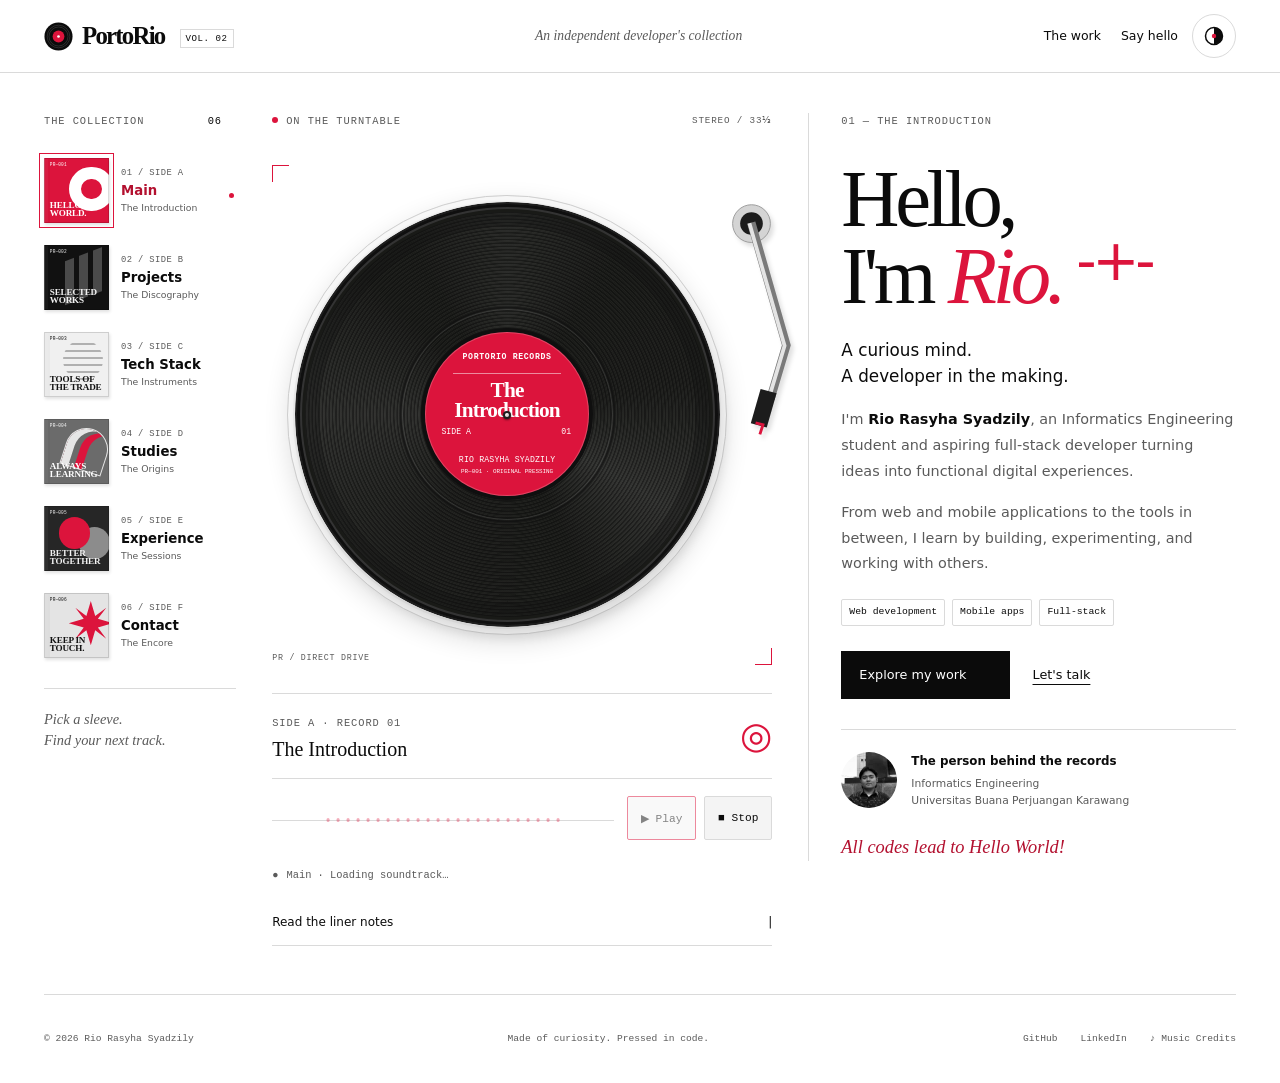
<file: index.html>
<!DOCTYPE html>
<html lang="en">

<head>
  <meta charset="UTF-8">
  <meta name="viewport" content="width=device-width, initial-scale=1.0">
  <meta name="theme-color" content="#ffffff">
  <script>
    (function () { var s; try { s = localStorage.getItem("portorio-theme"); } catch (e) { } var t = s === "dark" || s === "light" ? s : (matchMedia("(prefers-color-scheme: dark)").matches ? "dark" : "light"); document.documentElement.dataset.theme = t; document.querySelector('meta[name="theme-color"]').content = t === "dark" ? "#0b0b0b" : "#ffffff"; })();
  </script>
  <meta name="description"
    content="The developer's discography. Explore the projects of Rio Rasyha Syadzily, an Informatics Engineering student and aspiring full-stack developer.">
  <meta property="og:title" content="PortoRio — The Developer's Discography">
  <meta property="og:description"
    content="Six records. One developer. Explore Rio's projects, instruments, and the story behind the work.">
  <meta property="og:type" content="website">
  <title>PortoRio — The Developer's Discography</title>
  <link rel="icon" href="assets/record.svg" type="image/svg+xml">
  <!-- Cache-busting: when you publish CSS/JS changes, change every ?v=20261125 on this page
       (and in detail_PJ.html / detail_exp.html) to a new value, e.g. today's date. -->
  <link rel="stylesheet" href="css/theme.css?v=20261125">
  <link rel="stylesheet" href="css/index.css?v=20261125">
  <link rel="stylesheet" href="css/vinyl.css?v=20261125">
  <link rel="stylesheet" href="css/playback.css?v=20261125">
  <script src="js/app.js?v=20261125" defer></script>
</head>

<body data-record="home">
  <a class="skip-link" href="#liner-notes">Skip to liner notes</a>
  <header class="navbar" id="navbar">
    <div class="nav-inner page-width">
      <a class="wordmark" href="#home" aria-label="PortoRio home"><img src="assets/record.svg" width="29" height="29"
          alt="">PortoRio<span class="edition">VOL. 02</span></a>
      <span class="header-note">An independent developer's collection</span>
      <div class="nav-actions">
        <nav class="quick-nav" aria-label="Quick navigation"><a href="#projects">The work</a><a href="#contact">Say
            hello</a>
        </nav>
        <button type="button" class="theme-toggle" data-theme-toggle aria-label="Dark theme" aria-pressed="false"
          title="Toggle dark theme" hidden><svg viewBox="0 0 20 20" aria-hidden="true" focusable="false">
            <circle cx="10" cy="10" r="8.5" fill="none" stroke="currentColor" stroke-width="1.5" />
            <path d="M10 1.5a8.5 8.5 0 0 1 0 17z" fill="currentColor" />
            <circle class="disc-dot" cx="10" cy="10" r="2.2" />
          </svg></button>
      </div>
    </div>
  </header>
  <main class="page-width" id="main">
    <h1 class="sr-only">PortoRio — the developer's discography of Rio Rasyha Syadzily</h1>
    <div class="listening-room" id="listening-room" data-state="ready">
      <nav class="collection" aria-label="Vinyl collection">
        <div class="collection-heading">
          <h2 class="eyebrow">The collection</h2>
          <span class="mono">06</span>
        </div>
        <ol class="sleeve-list" id="sleeve-list" tabindex="-1">
          <li><a class="sleeve" href="#home" data-record="home" aria-current="true"><span class="sleeve-art art-home"
                aria-hidden="true"><span class="art-catalog">PR—001</span><span class="art-shape"></span><span
                  class="art-name">HELLO,<br>WORLD.</span></span><span class="sleeve-caption"><span
                  class="sleeve-number">01 / SIDE A</span><strong>Main</strong><span>The Introduction</span></span><span
                class="selection-dot" aria-hidden="true"></span></a>
          </li>
          <li><a class="sleeve" href="#projects" data-record="projects"><span class="sleeve-art art-projects"
                aria-hidden="true"><span class="art-catalog">PR—002</span><span class="art-shape"></span><span
                  class="art-name">SELECTED<br>WORKS</span></span><span class="sleeve-caption"><span
                  class="sleeve-number">02 / SIDE B</span><strong>Projects</strong><span>The
                  Discography</span></span><span class="selection-dot" aria-hidden="true"></span></a>
          </li>
          <li><a class="sleeve" href="#skills" data-record="skills"><span class="sleeve-art art-skills"
                aria-hidden="true"><span class="art-catalog">PR—003</span><span class="art-shape"></span><span
                  class="art-name">TOOLS OF<br>THE TRADE</span></span><span class="sleeve-caption"><span
                  class="sleeve-number">03 / SIDE C</span><strong>Tech Stack</strong><span>The
                  Instruments</span></span><span class="selection-dot" aria-hidden="true"></span></a>
          </li>
          <li><a class="sleeve" href="#studies" data-record="studies"><span class="sleeve-art art-studies"
                aria-hidden="true"><span class="art-catalog">PR—004</span><span class="art-shape"></span><span
                  class="art-name">ALWAYS<br>LEARNING</span></span><span class="sleeve-caption"><span
                  class="sleeve-number">04 / SIDE D</span><strong>Studies</strong><span>The Origins</span></span><span
                class="selection-dot" aria-hidden="true"></span></a>
          </li>
          <li><a class="sleeve" href="#experience" data-record="experience"><span class="sleeve-art art-experience"
                aria-hidden="true"><span class="art-catalog">PR—005</span><span class="art-shape"></span><span
                  class="art-name">BETTER<br>TOGETHER</span></span><span class="sleeve-caption"><span
                  class="sleeve-number">05 / SIDE E</span><strong>Experience</strong><span>The
                  Sessions</span></span><span class="selection-dot" aria-hidden="true"></span></a>
          </li>
          <li><a class="sleeve" href="#contact" data-record="contact"><span class="sleeve-art art-contact"
                aria-hidden="true"><span class="art-catalog">PR—006</span><span class="art-shape"></span><span
                  class="art-name">KEEP IN<br>TOUCH.</span></span><span class="sleeve-caption"><span
                  class="sleeve-number">06 / SIDE F</span><strong>Contact</strong><span>The Encore</span></span><span
                class="selection-dot" aria-hidden="true"></span></a>
          </li>
        </ol>
        <p class="collection-hint">Pick a sleeve.<br>Find your next track.</p>
      </nav>
      <div class="turntable-column">
        <div class="deck-heading"><span class="eyebrow"><span class="status-dot" aria-hidden="true"></span>On the
            turntable</span><span class="mono">STEREO / 33⅓</span>
        </div>
        <div class="turntable" id="turntable">
          <span class="deck-corner corner-top" aria-hidden="true"></span><span class="deck-corner corner-bottom"
            aria-hidden="true"></span>
          <div class="platter" aria-hidden="true">
          </div>
          <svg class="tonearm" viewBox="0 0 90 270" fill="none" aria-hidden="true">
            <circle class="arm-base" cx="63" cy="25" r="20" />
            <circle class="arm-pivot" cx="63" cy="25" r="12" />
            <g id="tonearm-body" transform="rotate(-16 63 25)">
              <path class="arm-tube" d="M63 24v135l-32 50" stroke-width="9" />
              <path class="arm-tube-hi" d="M61 24v135l-32 50" stroke-width="4" />
              <path class="arm-head" d="m24 196 15 9-20 32-15-9z" />
              <path class="arm-stylus" d="m9 229 7 4-6 9" stroke-width="3" />
              <path class="arm-hit" d="M63 18v141l-32 50-14 24" />
              <path class="arm-hit-upper" d="M63 18v120" />
            </g>
          </svg>
          <div class="record-motion" id="record-motion">
            <div class="record-surface" id="record-surface" role="group" aria-label="The Introduction vinyl"
              aria-describedby="record-help">
              <div class="record" id="record" aria-hidden="true">
                <div class="record-label"><span class="label-brand">PORTORIO RECORDS</span><span
                    class="label-rule"></span><span class="label-title"
                    id="record-title">The<br>Introduction</span><span class="label-side" id="record-side">SIDE
                    A</span><span class="label-number" id="record-number">01</span><span class="label-credit">RIO RASYHA
                    SYADZILY</span><span class="label-bottom" id="record-catalog">PR—001 · ORIGINAL PRESSING</span>
                </div>
              </div>
              <span class="spindle" aria-hidden="true"></span>
            </div>
          </div>
          <span class="deck-signature mono" aria-hidden="true">PR / DIRECT DRIVE</span>
        </div>
        <div class="record-caption">
          <div><span class="eyebrow" id="playing-side">Side A · Record 01</span>
            <p id="playing-title">The Introduction</p>
          </div>
          <span class="record-mark" aria-hidden="true">◎</span>
        </div>
        <div class="interaction-controls" id="interaction-controls" hidden>
          <svg class="audio-spectrum" data-spectrum viewBox="0 0 240 48" aria-hidden="true" focusable="false"></svg>
          <p id="record-help" class="sr-only">Drag the record to scratch. Focus the record and use Left / Right arrow
            keys to turn; Space or Escape to stop.</p>
          <div class="playback-buttons"><button class="playback-button" type="button" data-play aria-label="Play record"
              aria-pressed="false">&#9654; Play</button><button class="playback-button" id="stop-record" type="button"
              data-stop aria-label="Stop record">&#9632; Stop</button><button class="playback-button" type="button"
              data-retry hidden>Retry soundtrack</button></div>
          <p class="audio-status" data-audio-status role="status" aria-live="polite">Stopped</p>
        </div>
        <a class="notes-jump" id="notes-jump" href="#home">Read the liner notes <span aria-hidden="true">|</span></a>
      </div>
      <div class="liner-notes" id="liner-notes" tabindex="-1">
        <section class="record-panel" id="home" aria-labelledby="home-heading">
          <p class="eyebrow panel-catalog">01 — The Introduction</p>
          <h2 class="intro-heading" id="home-heading" tabindex="-1">Hello,<br>I'm <em>Rio.</em><span class="hello-star"
              aria-hidden="true">-+-</span>
          </h2>
          <p class="intro-subtitle">A curious mind.<br>A developer in the making.</p>
          <p>I'm <strong>Rio Rasyha Syadzily</strong>, an Informatics Engineering student and aspiring full-stack
            developer turning ideas into functional digital experiences.</p>
          <p id="about">From web and mobile applications to the tools in between, I learn by building, experimenting,
            and working with others.</p>
          <div class="interest-tags"><span>Web development</span><span>Mobile apps</span><span>Full-stack</span>
          </div>
          <div class="actions"><a class="button button-ink" href="#projects">Explore my work <span
                aria-hidden="true"></span></a><a class="text-link" href="#contact">Let's talk <span
                aria-hidden="true"></span></a>
          </div>
          <div class="artist-note"><img src="assets/pfp/POTORIO-112.webp" alt="Rio Rasyha Syadzily" width="56"
              height="56" decoding="async">
            <div><strong>The person behind the records</strong><span>Informatics Engineering<br>Universitas Buana
                Perjuangan Karawang</span>
            </div>
          </div>
          <p class="handwritten">All codes lead to Hello World!</p>
        </section>
        <section class="record-panel" id="projects" aria-labelledby="projects-heading">
          <p class="eyebrow panel-catalog">02 — The Discography</p>
          <h2 id="projects-heading" tabindex="-1">Selected <em>works.</em>
          </h2>
          <p>A few ideas that made it out of my notebook. Four tracks from different corners of what I build, and one
            on the way.</p>
          <ol class="track-list">
            <li>
              <article class="track"><a class="track-cover" href="detail_PJ.html?project=proculus"
                  aria-label="View Proculus project"><img src="assets/projects/proculus/thumb.webp"
                    alt="Proculus e-procurement website" width="200" height="172" loading="lazy" decoding="async"><span
                    aria-hidden="true">01</span></a>
                <div><span class="eyebrow">Full-stack · Web &amp; mobile</span>
                  <h3><a href="detail_PJ.html?project=proculus">Proculus <span aria-hidden="true"></span></a>
                  </h3>
                  <p>An e-procurement platform for tender, vendor, bidding, and procurement processes.</p>
                  <p class="track-tech">Laravel · PHP · MySQL · Ionic Angular · Tailwind CSS · Bootstrap · Sanctum</p>
                </div>
              </article>
            </li>
            <li>
              <article class="track"><a class="track-cover" href="detail_PJ.html?project=hibitty"
                  aria-label="View Hibitty project"><img src="assets/projects/hibitty/thumb.webp"
                    alt="Hibitty habit tracker artwork" width="200" height="172" loading="lazy" decoding="async"><span
                    aria-hidden="true">02</span></a>
                <div><span class="eyebrow">Mobile · Personal project</span>
                  <h3><a href="detail_PJ.html?project=hibitty">Hibitty <span aria-hidden="true"></span></a>
                  </h3>
                  <p>An offline Android habit tracker with daily check-ins, streaks, and local data storage.</p>
                  <p class="track-tech">Ionic Angular · JavaScript · Capacitor · Local Storage</p>
                </div>
              </article>
            </li>
            <li>
              <article class="track"><a class="track-cover" href="detail_PJ.html?project=echoes"
                  aria-label="View Echoes of Gaia project"><img src="assets/projects/echoes/thumb.webp"
                    alt="Echoes of Gaia 2D game environment" width="200" height="172" loading="lazy"
                    decoding="async"><span aria-hidden="true">03</span></a>
                <div><span class="eyebrow">Team project · GEMASTIK XIX 2026</span>
                  <h3><a href="detail_PJ.html?project=echoes">Echoes of Gaia <span aria-hidden="true"></span></a>
                  </h3>
                  <p>The Living World. A competition project where I led the team, set the creative direction, and kept
                    everyone moving toward one vision.</p>
                  <p class="track-tech">Unity · C# · 2D · Game Design</p>
                </div>
              </article>
            </li>
            <li>
              <article class="track"><a class="track-cover" href="detail_PJ.html?project=eventsite"
                  aria-label="View Eventsite project"><img src="assets/projects/eventsite/thumb.webp"
                    alt="Eventsite event organizer website" width="200" height="172" loading="lazy"
                    decoding="async"><span aria-hidden="true">04</span></a>
                <div><span class="eyebrow">Web · Academic project</span>
                  <h3><a href="detail_PJ.html?project=eventsite">Eventsite <span aria-hidden="true"></span></a>
                  </h3>
                  <p>A team-built event organizer application, from front-end interfaces to back-end functionality.</p>
                  <p class="track-tech">PHP · JavaScript · MySQL · HTML · CSS</p>
                </div>
              </article>
            </li>
            <li>
              <article class="track track-upcoming"><a class="track-cover track-cover-pending"
                  href="detail_PJ.html?project=freshu" aria-label="View FreshU project, upcoming release"><span
                    class="cover-disc" aria-hidden="true"></span><span aria-hidden="true">Upcoming</span></a>
                <div><span class="eyebrow">Full-stack · Web &amp; mobile first</span>
                  <h3><a href="detail_PJ.html?project=freshu">FreshU <span aria-hidden="true"></span></a>
                  </h3>
                  <p>A personalized university onboarding platform for first- and second-year students.</p>
                  <p class="track-tech">Laravel · PHP · PostgreSQL · Tailwind CSS · Vite · Sanctum</p>
                </div>
              </article>
            </li>
          </ol>
          <a class="text-link" href="https://github.com/iori-28" target="_blank" rel="noopener noreferrer">More on
            GitHub <span aria-hidden="true"></span></a>
        </section>
        <section class="record-panel" id="skills" aria-labelledby="skills-heading">
          <p class="eyebrow panel-catalog">03 — The Instruments</p>
          <h2 id="skills-heading" tabindex="-1">Tools of <em>the trade.</em>
          </h2>
          <p>The languages, frameworks, and tools I use across academic, personal, and competition projects.</p>
          <!-- Existing local technology labels and licensed icons. -->
          <div class="skills-grid">
            <article class="skill-card">
              <div class="skill-heading">
                <h3>01 / Programming</h3>
                <button type="button" class="skill-toggle" aria-label="Technology logos for Programming"
                  aria-pressed="false" hidden>Show logos +</button>
              </div>
              <div class="skill-list">
                <span class="tag"><img src="assets/tech/python.svg" alt="" width="24" height="24"
                    loading="lazy">Python</span><span class="tag"><img src="assets/tech/javascript.svg" alt=""
                    width="24" height="24" loading="lazy">JavaScript</span><span class="tag"><img
                    src="assets/tech/php.svg" alt="" width="24" height="24" loading="lazy">PHP</span><span
                  class="tag"><img src="assets/tech/csharp.svg" alt="" width="24" height="24"
                    loading="lazy">C#</span><span class="tag"><img src="assets/tech/ruby.svg" alt="" width="24"
                    height="24" loading="lazy">Ruby / RGSS</span><span class="tag"><img src="assets/tech/rails.svg"
                    alt="" width="24" height="24" loading="lazy">Ruby on Rails</span>
              </div>
            </article>
            <article class="skill-card">
              <div class="skill-heading">
                <h3>02 / Web development</h3>
                <button type="button" class="skill-toggle" aria-label="Technology logos for Web Development"
                  aria-pressed="false" hidden>Show logos +</button>
              </div>
              <div class="skill-list">
                <span class="tag"><img src="assets/tech/laravel.svg" alt="" width="24" height="24"
                    loading="lazy">Laravel</span><span class="tag"><img src="assets/tech/tailwindcss.svg" alt=""
                    width="24" height="24" loading="lazy">Tailwind CSS</span><span class="tag"><img
                    src="assets/tech/bootstrap.svg" alt="" width="24" height="24" loading="lazy">Bootstrap</span><span
                  class="tag"><img src="assets/tech/html5.svg" alt="" width="24" height="24"
                    loading="lazy">HTML</span><span class="tag"><img src="assets/tech/css3.svg" alt="" width="24"
                    height="24" loading="lazy">CSS</span><span class="tag"><img src="assets/tech/mysql.svg" alt=""
                    width="24" height="24" loading="lazy">MySQL</span>
              </div>
            </article>
            <article class="skill-card">
              <div class="skill-heading">
                <h3>03 / Mobile development</h3>
                <button type="button" class="skill-toggle" aria-label="Technology logos for Mobile Development"
                  aria-pressed="false" hidden>Show logos +</button>
              </div>
              <div class="skill-list">
                <span class="tag"><img src="assets/tech/ionic.svg" alt="" width="24" height="24"
                    loading="lazy">Ionic</span><span class="tag"><img src="assets/tech/angular.svg" alt="" width="24"
                    height="24" loading="lazy">Angular</span><span class="tag"><img src="assets/tech/capacitor.svg"
                    alt="" width="24" height="24" loading="lazy">Capacitor</span><span class="tag"><img
                    src="assets/tech/androidstudio.svg" alt="" width="24" height="24" loading="lazy">Android
                  Studio</span><span class="tag"><img src="assets/tech/local-storage.svg" alt="" width="24" height="24"
                    loading="lazy">Local Storage</span>
              </div>
            </article>
            <article class="skill-card">
              <div class="skill-heading">
                <h3>04 / Beyond the stack</h3>
                <button type="button" class="skill-toggle" aria-label="Technology logos for Beyond the stack"
                  aria-pressed="false" hidden>Show logos +</button>
              </div>
              <div class="skill-list">
                <span class="tag"><img src="assets/tech/unity.svg" alt="" width="24" height="24"
                    loading="lazy">Unity</span><span class="tag"><img src="assets/tech/csharp.svg" alt="" width="24"
                    height="24" loading="lazy">C#</span><span class="tag"><img src="assets/tech/rpgmaker.svg" alt=""
                    width="24" height="24" loading="lazy">RPG Maker</span><span class="tag"><img
                    src="assets/tech/pixel-art.svg" alt="" width="24" height="24" loading="lazy">Pixel Art</span><span
                  class="tag"><img src="assets/tech/aseprite.svg" alt="" width="24" height="24"
                    loading="lazy">Aseprite</span>
              </div>
            </article>
          </div>
          <!-- <p class="small-note">Currently exploring Ruby / RGSS and Ruby on Rails.</p> -->
        </section>
        <section class="record-panel" id="studies" aria-labelledby="studies-heading">
          <p class="eyebrow panel-catalog">04 — The Origins</p>
          <h2 id="studies-heading" tabindex="-1">Always <em>learning.</em>
          </h2>
          <p>The foundations, the experiments, and the work in progress.</p>
          <article class="education-card"><span class="eyebrow">2024 — 2028 · Expected</span><span
              class="education-symbol" aria-hidden="true"></span>
            <h3>Universitas Buana<br>Perjuangan Karawang</h3>
            <p>Bachelor of Informatics Engineering</p>
            <span class="small-note">GPA: to be added.</span>
          </article>
          <article class="liner-entry"><span class="eyebrow">On the learning list <span class="status-tag">In
                progress</span></span>
            <h3><a href="detail_exp.html?study=rails">Ruby on Rails</a></h3>
            <p>Currently studying Ruby on Rails for web app development.</p>
            <a class="text-link" href="detail_exp.html?study=rails">View details</a>
          </article>
          <article class="liner-entry"><span class="eyebrow">On the learning list <span class="status-tag">In
                progress</span></span>
            <h3><a href="detail_exp.html?study=yachiyo">Yachiyo GenAI</a></h3>
            <p>Make waifu real by building her locally.</p>
            <a class="text-link" href="detail_exp.html?study=yachiyo">View details</a>
          </article>
          <article class="liner-entry"><span class="eyebrow">Learning by doing</span>
            <h3>Beyond the classroom</h3>
            <p>Academic projects, personal applications, and technology competitions are where I put ideas into practice
              and learn to collaborate.</p>
            <a class="text-link" href="#experience">Explore the sessions <span aria-hidden="true"></span></a>
          </article>
        </section>
        <section class="record-panel" id="experience" aria-labelledby="experience-heading">
          <p class="eyebrow panel-catalog">05 — The Sessions</p>
          <h2 id="experience-heading" tabindex="-1">Better <em>together.</em>
          </h2>
          <p>The teams, competitions, and communities that shape how I work.</p>
          <h3 class="group-title" id="competitions">Competition recordings</h3>
          <article class="liner-entry"><span class="eyebrow">August 2026</span>
            <h3><a href="detail_exp.html?exp=gemastik">GEMASTIK XIX 2026</a></h3>
            <p class="entry-role">Team Leader · Game Development Division</p>
            <p>Represented Universitas Buana Perjuangan Karawang as team leader, coordinating the team, setting the
              core concept and creative direction, and keeping development on schedule.</p>
            <a class="text-link" href="detail_exp.html?exp=gemastik">View details</a>
          </article>
          <article class="liner-entry"><span class="eyebrow">May — June 2026</span>
            <h3><a href="detail_exp.html?exp=technovision">Technovision</a></h3>
            <p class="entry-role">Full-Stack Developer · E-Procurement</p>
            <p>Developed the Laravel, PHP, Tailwind CSS, and Bootstrap web application, contributed to the Ionic Angular
              mobile app, and presented the project to industry professionals.</p>
            <a class="text-link" href="detail_exp.html?exp=technovision">View details</a>
          </article>
          <h3 class="group-title">Organizations &amp; activities</h3>
          <article class="liner-entry"><span class="eyebrow">July 2026 — Present</span>
            <h3><a href="detail_exp.html?exp=bem-fik">BEM FIK UBP</a></h3>
            <p class="entry-role">Secretary</p>
            <p>Manage administration, documentation, correspondence, and organizational records to support internal
              activities.</p>
            <a class="text-link" href="detail_exp.html?exp=bem-fik">View details</a>
          </article>
          <article class="liner-entry"><span class="eyebrow">November 2026</span>
            <h3><a href="detail_exp.html?exp=inauguration">FIK UBP Inauguration 2026</a></h3>
            <p class="entry-role">Secretary</p>
            <p>Manage administration, documentation, correspondence, and organizational records to support internal
              activities.</p>
            <a class="text-link" href="detail_exp.html?exp=inauguration">View details</a>
          </article>
          <article class="liner-entry"><span class="eyebrow">August — September 2026</span>
            <h3><a href="detail_exp.html?exp=pom">Pekan Olahraga Mahasiswa</a></h3>
            <p class="entry-role">Secretary</p>
            <p>Managed administrative documentation and coordination, preparing supporting materials and resources
              throughout the event.</p>
            <a class="text-link" href="detail_exp.html?exp=pom">View details</a>
          </article>
          <!-- <article class="liner-entry"><span class="eyebrow">September 2025 — Present</span>
            <h3><a href="detail_exp.html?exp=ukm-bahasa">UKM Bahasa</a></h3>
            <p class="entry-role">Member</p>
            <p>Participate in structured Japanese and English learning activities, including practice sessions, quizzes,
              and assessments.</p>
            <a class="text-link" href="detail_exp.html?exp=ukm-bahasa">View details</a>
          </article> -->
          <!-- <article class="liner-entry"><span class="eyebrow">July 2023 — March 2024</span>
            <h3><a href="detail_exp.html?exp=itska">ITSKA — SMAN 1 Karawang</a></h3>
            <p class="entry-role">Member</p>
            <p>Participated in student organization activities and technology initiatives within the school environment.
            </p>
            <a class="text-link" href="detail_exp.html?exp=itska">View details</a>
          </article> -->
        </section>
        <section class="record-panel" id="contact" aria-labelledby="contact-heading">
          <p class="eyebrow panel-catalog">06 — The Encore</p>
          <h2 id="contact-heading" tabindex="-1">Let's make<br><em>something.</em>
          </h2>
          <p>A software project, a collaboration, an internship opportunity, or a good conversation about technology.
            I'd love to hear from you.</p>
          <a class="contact-email" href="mailto:riorasyhasyadzily@gmail.com"><span class="eyebrow">Drop me a
              line</span><strong>riorasyhasyadzily<wbr>@gmail.com</strong><span aria-hidden="true"></span></a>
          <div class="profile-links"><a href="https://github.com/iori-28" target="_blank"
              rel="noopener noreferrer"><span><strong>GitHub</strong><small>@iori-28 | Explore the
                  code</small></span><span aria-hidden="true"></span></a><a
              href="https://www.upwork.com/freelancers/~012135f9621b854995?mp_source=share" target="_blank"
              rel="noopener noreferrer"><span><strong>Freelancing</strong><small>Rio S. | Hire me</small></span><span
                aria-hidden="true"></span></a><a
              href="https://mail.google.com/mail/?view=cm&amp;fs=1&amp;to=riorasyhasyadzily@gmail.com" target="_blank"
              rel="noopener noreferrer"><span><strong>Quick Gmail</strong><small>Write a message in your
                  browser</small></span><span aria-hidden="true"></span></a></div>
          <div class="business-card">
            <div class="card-stage">
              <p class="eyebrow card-label">LinkedIn · Business card</p>
              <div class="card-flip" id="card-flip">
                <div class="card-face card-front">
                  <img src="assets/contact/card-front.jpg" alt="" width="989" height="615" loading="lazy"
                    decoding="async">
                  <span class="sr-only">Rio Rasyha Syadzily. Informatics Student, Full-Stack Developer. Rails, Ruby,
                    PHP, Laravel, JavaScript, Python. Universitas Buana Perjuangan Karawang, West Karawang.</span>
                </div>
                <div class="card-face card-back" aria-hidden="true">
                  <img src="assets/contact/card-back.jpg"
                    alt="Back of the business card: Rio beside an illustrated character on a crimson background"
                    width="986" height="609" loading="lazy" decoding="async">
                </div>
              </div>
              <div class="card-actions">
                <button type="button" class="card-flip-button sr-only" aria-controls="card-flip" aria-pressed="false"
                  hidden>Turn the business card over</button>
                <span class="card-hint" aria-hidden="true" hidden>Drag or tap the card to turn it over</span>
              </div>
            </div>
            <a class="card-qr" href="https://www.linkedin.com/in/rio-rasyha-syadzily-9418a536b" target="_blank"
              rel="noopener noreferrer" aria-label="LinkedIn profile: scan or tap to connect (opens in a new tab)">
              <span class="eyebrow card-qr-label">LinkedIn profile</span>
              <img src="assets/contact/linkedin-qr.png" alt="" width="392" height="392" loading="lazy" decoding="async">
              <span class="card-qr-note">Scan or tap to connect on LinkedIn</span>
            </a>
          </div>
          <p class="handwritten">Thanks for giving my records a spin.</p>
        </section>
        <a class="collection-return text-link" href="#sleeve-list">Back to the collection</a>
      </div>
    </div>
    <p class="sr-only" id="selection-status" role="status" aria-live="polite" aria-atomic="true">
    </p>
    <noscript>
      <p class="fallback-note">The complete collection is below. Enable JavaScript to spin records and switch sleeves.
      </p>
    </noscript>
  </main>
  <footer class="page-width footer"><span>© <span id="year">2026</span> Rio Rasyha Syadzily</span><span
      class="footer-motto">Made of curiosity. Pressed in code.</span><a href="https://github.com/iori-28"
      target="_blank" rel="noopener noreferrer">GitHub </a><a
      href="https://www.linkedin.com/in/rio-rasyha-syadzily-9418a536b" target="_blank"
      rel="noopener noreferrer">LinkedIn </a>
    <button type="button" class="music-credits-button" id="music-credits-open" aria-haspopup="dialog"
      aria-controls="music-credits" hidden>&#9834; Music Credits</button>
  </footer>
  <dialog class="music-credits" id="music-credits" aria-modal="true" aria-labelledby="music-credits-title">
    <div class="credits-heading">
      <div>
        <h2 id="music-credits-title">Music Credits</h2>
        <p class="credits-kicker">The PortoRIO record collection</p>
      </div>
      <button type="button" class="credits-close" id="music-credits-close" aria-label="Close Music Credits"
        autofocus>&times;</button>
    </div>
    <div class="credits-body">
      <nav class="credits-selector" id="music-credits-list" aria-label="Browse soundtrack credits"></nav>
      <section class="credits-details" id="music-credits-details" aria-labelledby="credits-track-title"></section>
    </div>
    <div class="credits-footer">Recording information &amp; attribution. Reference: <a href="https://classicals.de"
        target="_blank" rel="noopener noreferrer">classicals.de</a>. See each record for its source and verification
      notes.</div>
  </dialog>
</body>

</html>
</file>
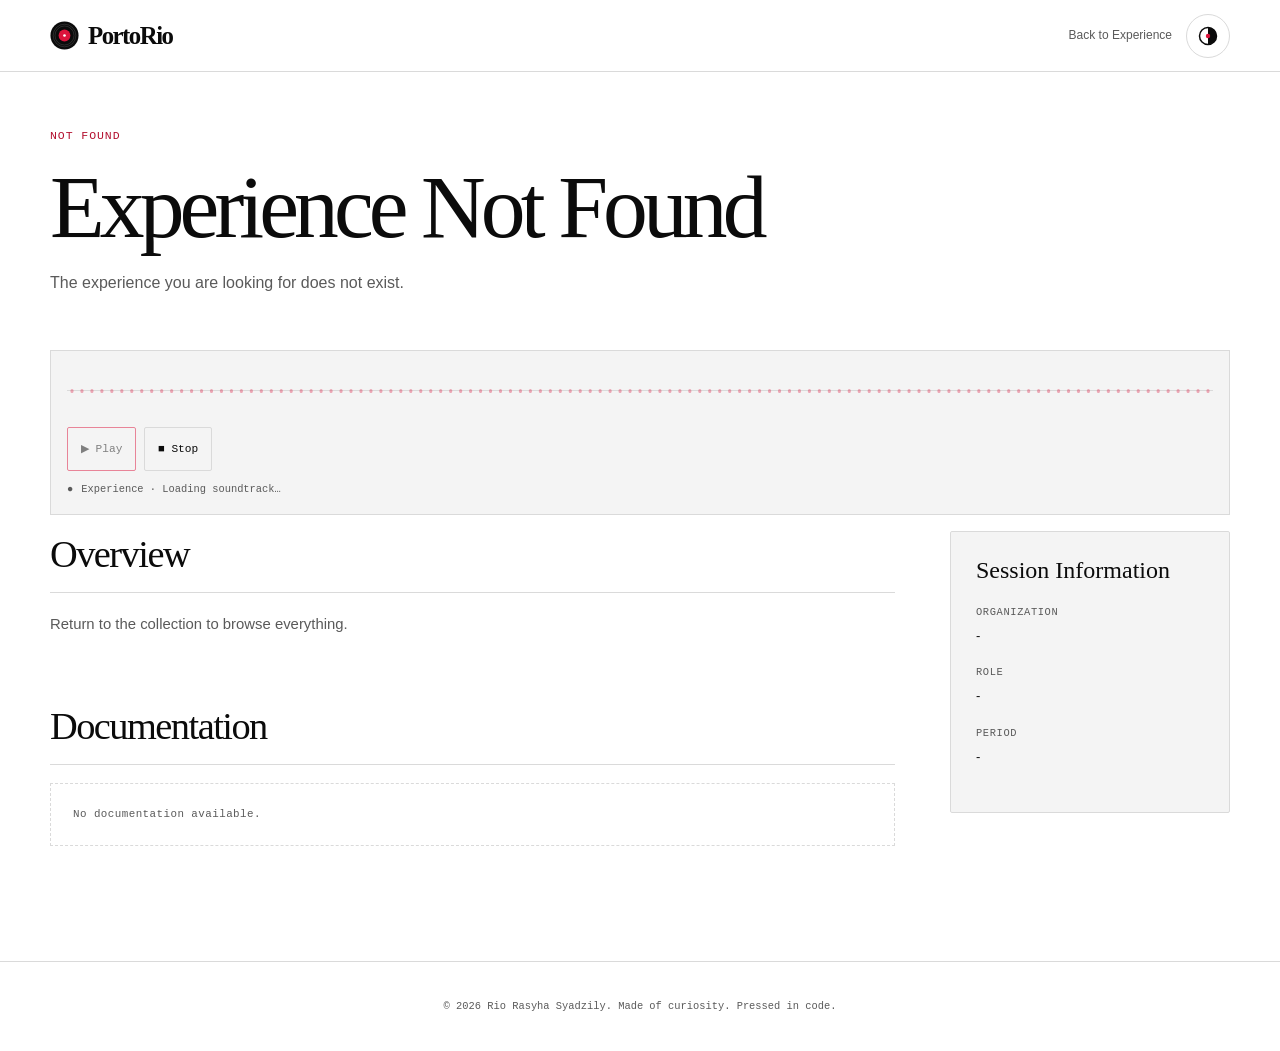
<file: detail_exp.html>
<!DOCTYPE html>
<html lang="en">

<head>
  <meta charset="UTF-8">
  <meta name="viewport" content="width=device-width, initial-scale=1.0">
  <meta name="theme-color" content="#ffffff">
  <script>
    (function () { var s; try { s = localStorage.getItem("portorio-theme"); } catch (e) { } var t = s === "dark" || s === "light" ? s : (matchMedia("(prefers-color-scheme: dark)").matches ? "dark" : "light"); document.documentElement.dataset.theme = t; document.querySelector('meta[name="theme-color"]').content = t === "dark" ? "#0b0b0b" : "#ffffff"; })();
  </script>
  <meta name="description"
    content="Experience notes from Rio Rasyha Syadzily's developer discography: the competitions, organizations, and teams behind the work, with documentation.">

  <title>Experience Details | RIO</title>
  <link rel="icon" href="assets/record.svg" type="image/svg+xml">

  <!-- Cache-busting: when you publish CSS/JS changes, change every ?v=20261125 on this page
       (and in detail_PJ.html / detail_exp.html) to a new value, e.g. today's date. -->
  <link rel="stylesheet" href="css/theme.css?v=20261125">
  <link rel="stylesheet" href="css/detail-base.css?v=20261125">
  <link rel="stylesheet" href="css/detail.css?v=20261125">
  <link rel="stylesheet" href="css/playback.css?v=20261125">
</head>

<body>
  <a class="skip-link" href="#experience-content">Skip to experience notes</a>

  <nav aria-label="Experience navigation">
    <div class="container nav-inner">
      <a href="index.html" class="logo">
        <img src="assets/record.svg" width="29" height="29" alt="">PortoRio
      </a>
      <div class="nav-actions">
        <a href="index.html#experience" class="back-button">
          Back to Experience
        </a>
        <button type="button" class="theme-toggle" data-theme-toggle aria-label="Dark theme" aria-pressed="false" title="Toggle dark theme" hidden><svg viewBox="0 0 20 20" aria-hidden="true" focusable="false"><circle cx="10" cy="10" r="8.5" fill="none" stroke="currentColor" stroke-width="1.5"/><path d="M10 1.5a8.5 8.5 0 0 1 0 17z" fill="currentColor"/><circle class="disc-dot" cx="10" cy="10" r="2.2"/></svg></button>
      </div>
    </div>
  </nav>

  <header class="project-hero">
    <div class="container">
      <div class="project-category" id="experienceCategory">Experience</div>
      <h1 id="experienceTitle">Experience</h1>
      <p class="project-subtitle" id="experienceSubtitle"></p>
    </div>
  </header>

  <main class="container" id="experience-content" tabindex="-1">
    <div class="detail-playback" id="detail-playback" aria-label="Experience soundtrack" hidden>
      <svg class="audio-spectrum" data-spectrum viewBox="0 0 240 48" aria-hidden="true" focusable="false"></svg>
      <div class="playback-buttons"><button class="playback-button" type="button" data-play aria-label="Play record"
          aria-pressed="false">&#9654; Play</button><button class="playback-button" id="stop-record" type="button"
          data-stop aria-label="Stop record">&#9632; Stop</button><button class="playback-button" type="button"
          data-retry hidden>Retry soundtrack</button></div>
      <p class="audio-status" data-audio-status role="status" aria-live="polite">Stopped</p>
    </div>
    <noscript>
      <p class="fallback-note">Enable JavaScript to load these experience notes, or <a
          href="index.html#experience">read the summaries in the collection</a>.</p>
    </noscript>

    <div class="project-layout">
      <div class="project-main">
        <section class="detail-section">
          <h2>Overview</h2>
          <p id="experienceOverview"></p>
        </section>

        <section class="detail-section" id="experienceHighlightsSection" hidden>
          <h2>Highlights</h2>
          <ul class="features-list" id="experienceHighlights"></ul>
        </section>

        <section class="detail-section">
          <h2>Documentation</h2>
          <div class="screenshots-grid proof-grid" id="experienceProof"></div>
        </section>
      </div>

      <aside class="project-sidebar">
        <div class="sidebar-card">
          <h3>Session Information</h3>
          <div class="sidebar-item">
            <div class="sidebar-label">Organization</div>
            <div class="sidebar-value" id="sidebarOrganization"></div>
          </div>
          <div class="sidebar-item">
            <div class="sidebar-label">Role</div>
            <div class="sidebar-value" id="sidebarRole"></div>
          </div>
          <div class="sidebar-item">
            <div class="sidebar-label">Period</div>
            <div class="sidebar-value" id="sidebarPeriod"></div>
          </div>
          <div class="project-links" id="experienceLinks"></div>
        </div>
      </aside>
    </div>
  </main>

  <footer>
    <div class="container">
      © <span id="year">2026</span> Rio Rasyha Syadzily. Made of curiosity. Pressed in code.
    </div>
  </footer>

  <script src="js/app.js?v=20261125"></script>
</body>

</html>
</file>
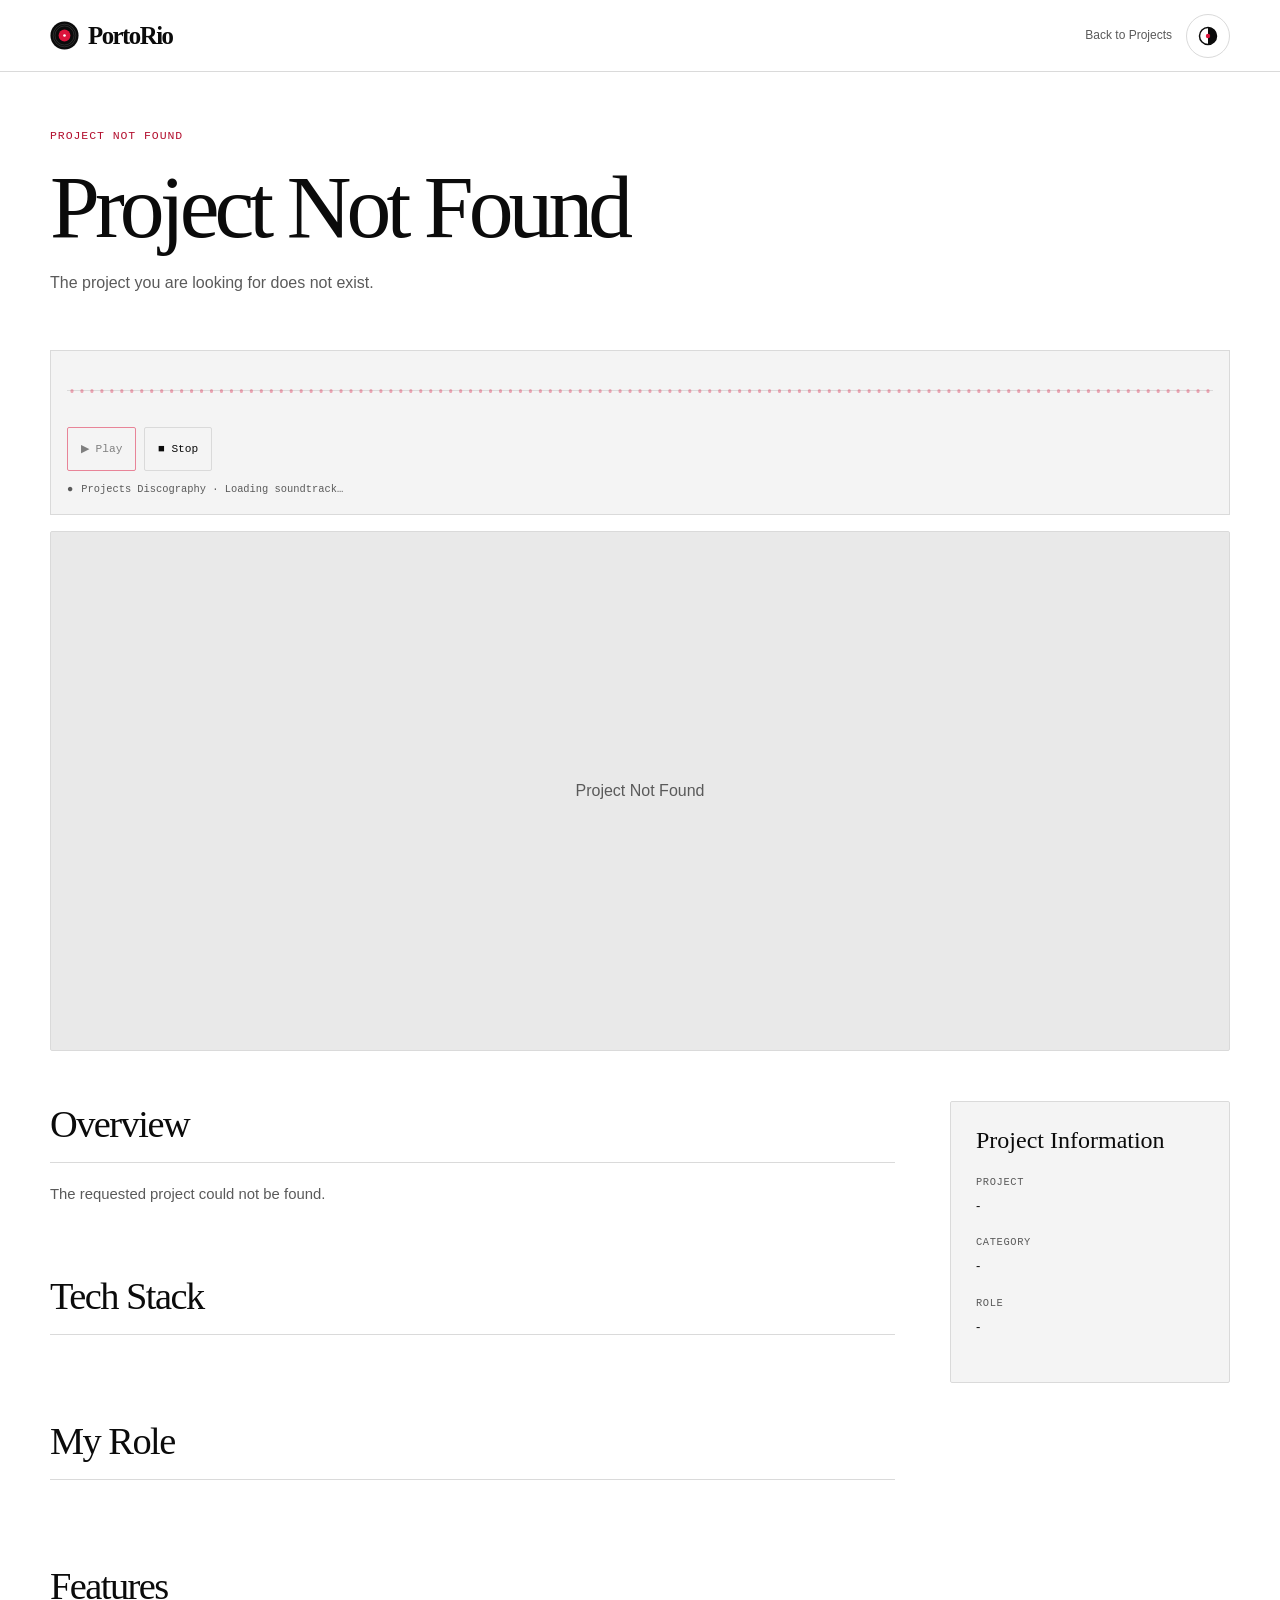
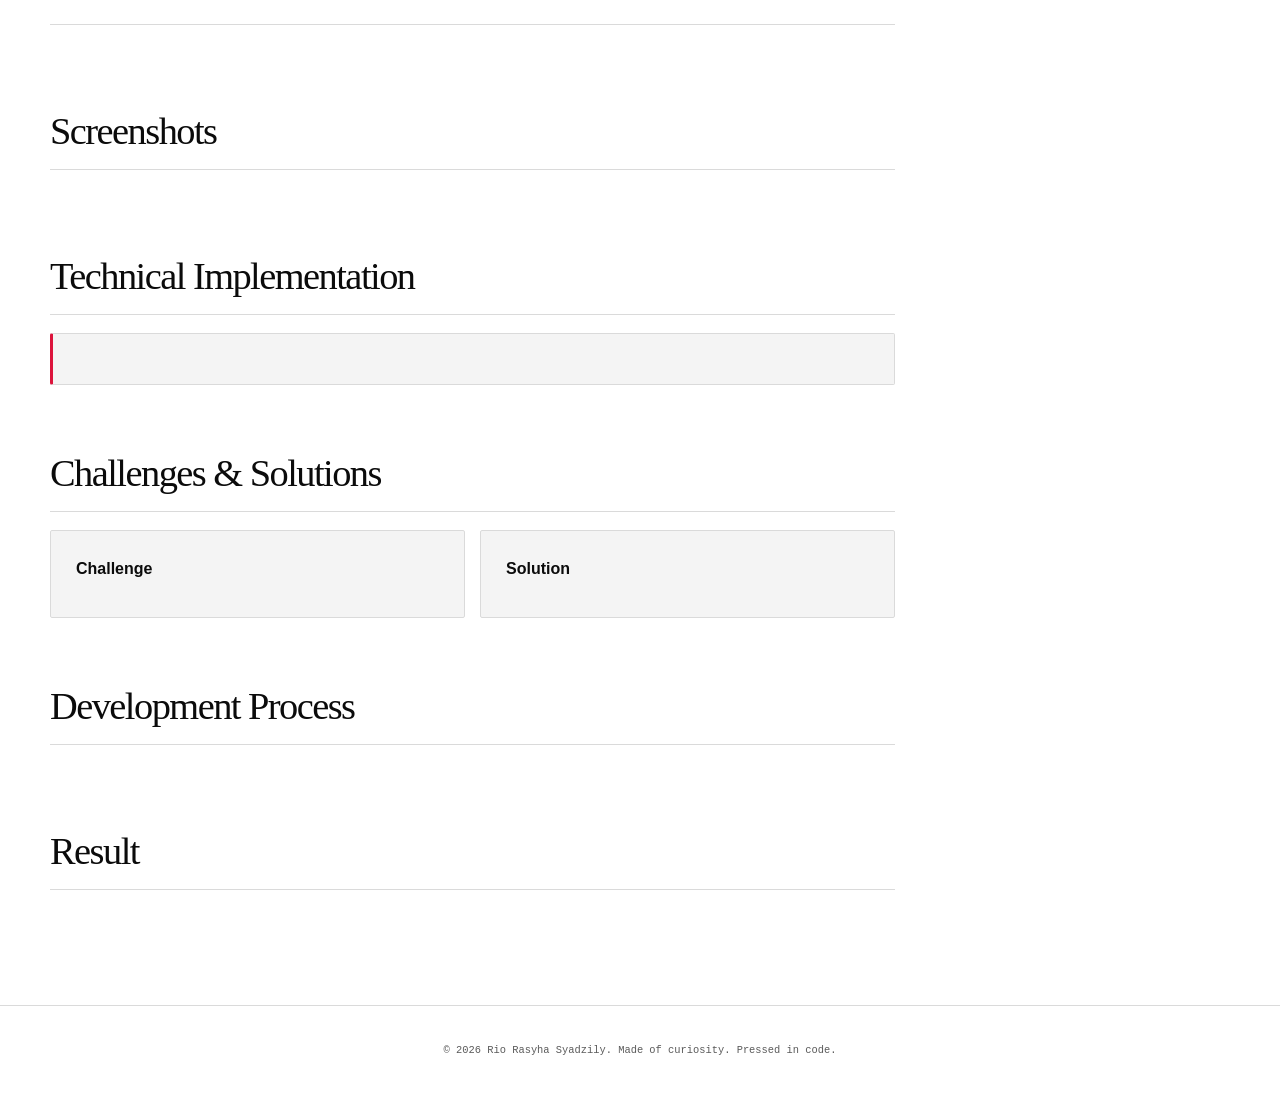
<file: detail_PJ.html>
<!-- =========================
     detail_PJ.html
     ========================= -->

<!DOCTYPE html>
<html lang="en">

<head>
  <meta charset="UTF-8">
  <meta name="viewport" content="width=device-width, initial-scale=1.0">
  <meta name="theme-color" content="#ffffff">
  <script>
    (function () { var s; try { s = localStorage.getItem("portorio-theme"); } catch (e) { } var t = s === "dark" || s === "light" ? s : (matchMedia("(prefers-color-scheme: dark)").matches ? "dark" : "light"); document.documentElement.dataset.theme = t; document.querySelector('meta[name="theme-color"]').content = t === "dark" ? "#0b0b0b" : "#ffffff"; })();
  </script>
  <meta name="description"
    content="Project liner notes from Rio Rasyha Syadzily's developer discography: the ideas, tools, and work behind each project.">

  <title>Project Details | RIO</title>
  <link rel="icon" href="assets/record.svg" type="image/svg+xml">

  <!-- Cache-busting: when you publish CSS/JS changes, change every ?v=20261125 on this page
       (and in detail_PJ.html / detail_exp.html) to a new value, e.g. today's date. -->
  <link rel="stylesheet" href="css/theme.css?v=20261125">
  <link rel="stylesheet" href="css/detail-base.css?v=20261125">

  <link rel="stylesheet" href="css/detail.css?v=20261125">
  <link rel="stylesheet" href="css/playback.css?v=20261125">
</head>

<body>
  <a class="skip-link" href="#project-content">Skip to project liner notes</a>

  <!-- =========================
     NAVBAR
     ========================= -->

  <nav aria-label="Project navigation">
    <div class="container nav-inner">

      <a href="index.html" class="logo">
        <img src="assets/record.svg" width="29" height="29" alt="">PortoRio
      </a>

      <div class="nav-actions">
        <a href="index.html#projects" class="back-button">
          Back to Projects
        </a>
        <button type="button" class="theme-toggle" data-theme-toggle aria-label="Dark theme" aria-pressed="false" title="Toggle dark theme" hidden><svg viewBox="0 0 20 20" aria-hidden="true" focusable="false"><circle cx="10" cy="10" r="8.5" fill="none" stroke="currentColor" stroke-width="1.5"/><path d="M10 1.5a8.5 8.5 0 0 1 0 17z" fill="currentColor"/><circle class="disc-dot" cx="10" cy="10" r="2.2"/></svg></button>
      </div>

    </div>
  </nav>


  <!-- =========================
     PROJECT HERO
     ========================= -->

  <header class="project-hero">
    <div class="container">

      <div class="project-category" id="projectCategory">
        PROJECT
      </div>

      <h1 id="projectTitle">
        Project
      </h1>

      <p class="project-subtitle" id="projectSubtitle">
        Project subtitle
      </p>

    </div>
  </header>


  <!-- =========================
     MAIN IMAGE
     ========================= -->

  <main class="container" id="project-content" tabindex="-1">
    <div class="detail-playback" id="detail-playback" aria-label="Projects soundtrack" hidden>
      <svg class="audio-spectrum" data-spectrum viewBox="0 0 240 48" aria-hidden="true" focusable="false"></svg>
      <div class="playback-buttons"><button class="playback-button" type="button" data-play aria-label="Play record"
          aria-pressed="false">&#9654; Play</button><button class="playback-button" id="stop-record" type="button"
          data-stop aria-label="Stop record">&#9632; Stop</button><button class="playback-button" type="button"
          data-retry hidden>Retry soundtrack</button></div>
      <p class="audio-status" data-audio-status role="status" aria-live="polite">Stopped</p>
    </div>
    <noscript>
      <p class="fallback-note">Enable JavaScript to load these project liner notes, or <a
          href="index.html#projects">read the project summaries in the collection</a>.</p>
    </noscript>

    <div class="main-project-image" id="mainProjectImage">
      Project Image
    </div>


    <div class="project-layout">

      <!-- =========================
             MAIN CONTENT
             ========================= -->

      <div class="project-main">

        <!-- OVERVIEW -->

        <section class="detail-section">

          <h2>
            Overview
          </h2>

          <p id="projectOverview"></p>

        </section>


        <!-- TECH STACK -->

        <section class="detail-section">

          <h2>
            Tech Stack
          </h2>

          <div class="tech-list" id="projectTech"></div>

        </section>


        <!-- MY ROLE -->

        <section class="detail-section">

          <h2>
            My Role
          </h2>

          <div id="projectRoles"></div>

        </section>


        <!-- FEATURES -->

        <section class="detail-section">

          <h2>
            Features
          </h2>

          <ul class="features-list" id="projectFeatures"></ul>

        </section>


        <!-- SCREENSHOTS -->

        <section class="detail-section">

          <h2>
            Screenshots
          </h2>

          <div class="screenshots-grid" id="projectScreenshots"></div>

        </section>


        <!-- TECHNICAL IMPLEMENTATION -->

        <section class="detail-section">

          <h2>
            Technical Implementation
          </h2>

          <div class="technical-box">

            <p id="projectTechnical"></p>

          </div>

        </section>


        <!-- CHALLENGES -->

        <section class="detail-section">

          <h2>
            Challenges & Solutions
          </h2>

          <div class="challenge-grid">

            <div class="challenge-card">

              <h3>
                Challenge
              </h3>

              <p id="projectChallenge"></p>

            </div>

            <div class="challenge-card">

              <h3>
                Solution
              </h3>

              <p id="projectSolution"></p>

            </div>

          </div>

        </section>


        <!-- DEVELOPMENT PROCESS -->

        <section class="detail-section">

          <h2>
            Development Process
          </h2>

          <div class="process-list" id="projectProcess"></div>

        </section>


        <!-- RESULT -->

        <section class="detail-section">

          <h2>
            Result
          </h2>

          <p id="projectResult"></p>

        </section>

      </div>


      <!-- =========================
             SIDEBAR
             ========================= -->

      <aside class="project-sidebar">

        <div class="sidebar-card">

          <h3>
            Project Information
          </h3>

          <div class="sidebar-item">

            <div class="sidebar-label">
              Project
            </div>

            <div class="sidebar-value" id="sidebarProject">
            </div>

          </div>

          <div class="sidebar-item">

            <div class="sidebar-label">
              Category
            </div>

            <div class="sidebar-value" id="sidebarCategory">
            </div>

          </div>

          <div class="sidebar-item">

            <div class="sidebar-label">
              Role
            </div>

            <div class="sidebar-value" id="sidebarRole">
            </div>

          </div>

          <div class="project-links" id="projectLinks"></div>

        </div>

      </aside>

    </div>

  </main>


  <!-- =========================
     FOOTER
     ========================= -->

  <footer>

    <div class="container">
      © <span id="year">2026</span> Rio Rasyha Syadzily. Made of curiosity. Pressed in code.
    </div>

  </footer>


  <script src="js/app.js?v=20261125"></script>

</body>

</html>
</file>
<file: css/theme.css>
/* PortoRio design tokens — monochrome foundation with a crimson accent.
   Shared by every page and never media-toggled during in-app navigation. */
:root {
  color-scheme: light;

  /* Monochrome foundation (light) */
  --bg: #ffffff;
  --surface: #f4f4f4;
  --surface-2: #e9e9e9;
  --ink: #0b0b0b;
  --muted: #5a5a5a;
  --line: #dadada;
  --line-strong: #0b0b0b;
  --on-ink: #ffffff;
  --shadow: rgb(0 0 0 / .12);
  --backdrop: rgb(0 0 0 / .6);

  /* Crimson accent: identical hue in both themes.
     --accent decorates (fills, borders, indicators); --accent-ink is tuned for small text contrast. */
  --accent: #dc143c;
  --accent-ink: #b3102f;

  /* Turntable hardware */
  --platter: #ececec;
  --platter-edge: #cfcfcf;
  --platter-ring: #f7f7f7;
  --arm-base: #d4d4d4;
  --arm-base-edge: #9a9a9a;
  --arm-pivot: #1c1c1c;
  --arm-tube: #7a7a7a;
  --arm-tube-hi: #e4e4e4;
  --arm-head: #1c1c1c;

  /* Type */
  --display: Georgia, "Times New Roman", serif;
  --body: "Segoe UI", system-ui, -apple-system, Arial, sans-serif;
  --mono: "Courier New", ui-monospace, monospace;

  /* Motion */
  --ease-out: cubic-bezier(.22, .7, .25, 1);
  --ease-in-out: cubic-bezier(.65, 0, .35, 1);
  --dur-micro: 180ms;
  --dur-ui: 280ms;
  --dur-reveal: 480ms;

  --header-h: 60px;
}

:root[data-theme="dark"] {
  color-scheme: dark;
  --bg: #0b0b0b;
  --surface: #151515;
  --surface-2: #1f1f1f;
  --ink: #f3f3f3;
  --muted: #a6a6a6;
  --line: #2b2b2b;
  --line-strong: #f3f3f3;
  --on-ink: #0b0b0b;
  --shadow: rgb(0 0 0 / .5);
  --backdrop: rgb(0 0 0 / .75);
  --accent-ink: #f2334f;

  --platter: #191919;
  --platter-edge: #303030;
  --platter-ring: #212121;
  --arm-base: #3a3a3a;
  --arm-base-edge: #555555;
  --arm-pivot: #0b0b0b;
  --arm-tube: #8c8c8c;
  --arm-tube-hi: #cfcfcf;
  --arm-head: #e8e8e8;
}

/* Without JavaScript the system preference still applies. */
@media (prefers-color-scheme: dark) {
  :root:not([data-theme]) {
    color-scheme: dark;
    --bg: #0b0b0b;
    --surface: #151515;
    --surface-2: #1f1f1f;
    --ink: #f3f3f3;
    --muted: #a6a6a6;
    --line: #2b2b2b;
    --line-strong: #f3f3f3;
    --on-ink: #0b0b0b;
    --shadow: rgb(0 0 0 / .5);
    --backdrop: rgb(0 0 0 / .75);
    --accent-ink: #f2334f;
    --platter: #191919;
    --platter-edge: #303030;
    --platter-ring: #212121;
    --arm-base: #3a3a3a;
    --arm-base-edge: #555555;
    --arm-pivot: #0b0b0b;
    --arm-tube: #8c8c8c;
    --arm-tube-hi: #cfcfcf;
    --arm-head: #e8e8e8;
  }
}

@media (min-width: 760px) {
  :root {
    --header-h: 72px;
  }
}

/* Page scrollbar: crimson thumb on a track that follows the theme background. */
:root {
  --scroll-thumb: var(--accent);
  scrollbar-color: var(--scroll-thumb) var(--bg);
}

/* Engines without scrollbar-color (e.g. Safari) use the WebKit pseudo-elements. */
@supports not (scrollbar-color: auto) {
  ::-webkit-scrollbar {
    width: 12px;
    height: 12px;
  }

  ::-webkit-scrollbar-track {
    background: var(--bg);
  }

  ::-webkit-scrollbar-thumb {
    border: 3px solid var(--bg);
    border-radius: 999px;
    background: var(--scroll-thumb);
  }

  ::-webkit-scrollbar-thumb:hover {
    background: var(--accent-ink);
  }
}

/* Theme toggle — a tiny two-sided record. */
.theme-toggle {
  display: inline-grid;
  place-items: center;
  flex-shrink: 0;
  width: 44px;
  height: 44px;
  padding: 0;
  border: 1px solid var(--line);
  border-radius: 50%;
  background: transparent;
  color: var(--ink);
  cursor: pointer;
  transition: border-color var(--dur-micro) var(--ease-out), transform var(--dur-micro) var(--ease-out);
}

.theme-toggle:hover {
  border-color: var(--accent);
}

.theme-toggle:active {
  transform: scale(.94);
}

.theme-toggle:focus-visible {
  outline: 2px solid var(--accent);
  outline-offset: 3px;
}

.theme-toggle svg {
  width: 20px;
  height: 20px;
  transition: transform var(--dur-ui) var(--ease-out);
}

:root[data-theme="dark"] .theme-toggle svg {
  transform: rotate(180deg);
}

/* Fixed half colours: only the rotation changes, so light mode reads
   white-left / black-right and dark mode black-left / white-right. */
.theme-toggle svg circle:first-child {
  fill: #ffffff;
}

.theme-toggle svg path {
  fill: #0b0b0b;
}

.theme-toggle .disc-dot {
  fill: var(--accent);
}

/* Theme switch: a short crossfade where View Transitions are supported. */
::view-transition-old(root),
::view-transition-new(root) {
  animation-duration: var(--dur-ui);
  animation-timing-function: var(--ease-out);
}

@media (prefers-reduced-motion: reduce) {
  *,
  *::before,
  *::after,
  ::view-transition-group(*),
  ::view-transition-old(*),
  ::view-transition-new(*) {
    animation: none !important;
    transition: none !important;
    scroll-behavior: auto !important;
  }
}

/* Status label for unfinished work ("Upcoming", "In progress"); used on every page. */
.status-tag {
  display: inline-block;
  margin-left: 6px;
  padding: 1px 8px;
  border: 1px solid var(--accent);
  border-radius: 999px;
  color: var(--accent-ink);
  font: .62rem/1.6 var(--mono);
  letter-spacing: .1em;
  text-transform: uppercase;
  vertical-align: middle;
}
</file>
<file: css/index.css>
/* PortoRio / Vol. 02 — ink, paper-white, and a crimson thread. */
/* Colour, type, and motion tokens live in theme.css. */
* {
  box-sizing: border-box;
}

body {
  margin: 0;
  color: var(--ink);
  background: var(--bg);
  font: 1rem/1.65 var(--body);
  overflow-x: clip;
}

html {
  scroll-padding-top: calc(var(--header-h) + 1rem);
}

h1,
h2,
h3,
p {
  margin: 0;
}

a {
  color: inherit;
  text-decoration: none;
}

button {
  color: inherit;
  font: inherit;
  cursor: pointer;
}

img {
  display: block;
  max-width: 100%;
  /* Keep proportions when only a width applies (e.g. width/height attributes). */
  height: auto;
}

button,
a {
  -webkit-tap-highlight-color: transparent;
}

:focus-visible {
  outline: 2px solid var(--accent);
  outline-offset: 5px;
}

::selection {
  color: #fff;
  background: var(--accent);
}

[hidden] {
  display: none !important;
}

.page-width {
  width: min(1440px, calc(100% - 36px));
  margin-inline: auto;
}

.eyebrow,
.mono {
  font: .65rem/1.6 var(--mono);
  letter-spacing: .09em;
}

.eyebrow {
  text-transform: uppercase;
}

.eyebrow,
.small-note {
  color: var(--muted);
}

.sr-only {
  position: absolute;
  width: 1px;
  height: 1px;
  padding: 0;
  overflow: hidden;
  clip-path: inset(50%);
  white-space: nowrap;
}

.skip-link {
  position: fixed;
  top: .8rem;
  left: 1rem;
  z-index: 100;
  padding: .8rem 1.2rem;
  color: var(--on-ink);
  background: var(--ink);
  transform: translateY(-180%);
  transition: transform var(--dur-micro) var(--ease-out);
}

.skip-link:focus {
  transform: none;
}

.navbar {
  position: sticky;
  top: 0;
  z-index: 30;
  border-bottom: 1px solid var(--line);
  background: var(--bg);
}

/* No scroll shadow: a translucent, fading strip under the sticky header could
   briefly show stale content on some displays. The border separates it. */

.nav-inner {
  display: flex;
  align-items: center;
  justify-content: space-between;
  gap: 12px;
  min-height: var(--header-h);
}

.nav-actions {
  display: flex;
  align-items: center;
  gap: 14px;
}

.wordmark {
  display: inline-flex;
  align-items: center;
  gap: 9px;
  font: bold 1.4rem var(--display);
  letter-spacing: -.07em;
  min-height: 44px;
}

.edition {
  display: none;
  margin: 5px 0 0 6px;
  font: .57rem var(--mono);
  letter-spacing: .06em;
  border: 1px solid var(--line);
  padding: 3px 5px;
}

.header-note {
  display: none;
  color: var(--muted);
  font: italic .85rem var(--display);
}

.quick-nav {
  display: flex;
  gap: 20px;
  font-size: .78rem;
}

.quick-nav a {
  display: flex;
  align-items: center;
  gap: 14px;
  min-height: 44px;
}

.quick-nav a,
.text-link,
.footer a,
.sleeve-caption strong,
.track h3 a,
.contact-email,
.profile-links a {
  transition: color var(--dur-micro) var(--ease-out);
}

.quick-nav a:hover,
.text-link:hover,
.footer a:hover {
  color: var(--accent-ink);
}

.quick-nav a:first-child {
  display: none;
}

.listening-room {
  display: grid;
  gap: 26px;
  padding-top: 22px;
  align-items: start;
}

.collection,
.turntable-column,
.liner-notes {
  min-width: 0;
}

.collection {
  position: relative;
  z-index: 3;
}

.collection-heading {
  display: flex;
  justify-content: space-between;
  margin-bottom: 14px;
}

.collection-heading h2 {
  font-weight: normal;
}

.sleeve-list {
  display: flex;
  gap: 18px;
  margin: 0 -6px;
  padding: 6px 6px 14px;
  list-style: none;
  overflow-x: auto;
  scrollbar-width: thin;
  scrollbar-color: var(--line) transparent;
  overscroll-behavior-x: contain;
  scroll-snap-type: x proximity;
}

.sleeve-list li {
  flex: 0 0 92px;
  scroll-snap-align: start;
}

.sleeve {
  display: flex;
  flex-direction: column;
  gap: 10px;
  position: relative;
  padding: 0 0 8px;
}

.sleeve-caption {
  display: flex;
  flex-direction: column;
  line-height: 1.45;
}

.sleeve-caption strong {
  font-size: .8rem;
  font-weight: 600;
}

.sleeve-caption>span:last-child {
  font-size: .6rem;
  color: var(--muted);
}

.sleeve-number {
  font: .55rem/1.7 var(--mono);
  letter-spacing: .045em;
  color: var(--muted);
}

.selection-dot {
  width: 5px;
  height: 5px;
  position: absolute;
  right: 0;
  bottom: 29px;
  background: var(--accent);
  border-radius: 50%;
  opacity: 0;
  transform: scale(.4);
  transition: opacity var(--dur-micro) var(--ease-out), transform var(--dur-micro) var(--ease-out);
}

.sleeve[aria-current] .selection-dot {
  opacity: 1;
  transform: none;
}

.sleeve[aria-current] strong {
  color: var(--accent-ink);
}

.collection-hint {
  display: none;
}

.turntable-column {
  position: relative;
  z-index: 2;
}

.deck-heading {
  display: flex;
  justify-content: space-between;
  align-items: center;
  gap: .5rem;
}

.deck-heading .mono {
  color: var(--muted);
  font-size: .58rem;
}

.status-dot {
  display: inline-block;
  vertical-align: middle;
  width: 6px;
  height: 6px;
  margin: 0 8px 2px 0;
  background: var(--accent);
  border-radius: 50%;
}

.record-caption {
  display: flex;
  justify-content: space-between;
  align-items: center;
  padding: 14px 0;
  border-block: 1px solid var(--line);
}

.record-caption p {
  font: 1.25rem/1.5 var(--display);
}

.record-mark {
  font: 2.3rem var(--display);
  color: var(--accent);
}

.interaction-controls {
  display: flex;
  justify-content: space-between;
  align-items: start;
  gap: .8rem;
  padding-top: 17px;
}

#record-help {
  font-size: .75rem;
}

#record-help>span {
  margin-right: 5px;
  font-size: 1rem;
}

#record-help small {
  display: block;
  color: var(--muted);
  font-size: .65rem;
  line-height: 1.7;
  max-width: 270px;
  margin-top: 4px;
}

.stop-record {
  flex-shrink: 0;
  border: 1px solid var(--line);
  background: transparent;
  min-height: 44px;
  padding: 5px 10px;
  font: .65rem var(--mono);
}

.stop-record:hover {
  background: var(--surface);
}

.notes-jump {
  display: flex;
  justify-content: space-between;
  align-items: center;
  min-height: 44px;
  font-size: .75rem;
  border-bottom: 1px solid var(--line);
  margin-top: 12px;
  transition: color var(--dur-micro) var(--ease-out), border-color var(--dur-micro) var(--ease-out);
}

.notes-jump:hover {
  color: var(--accent-ink);
  border-bottom-color: var(--accent);
}

.liner-notes {
  scroll-margin-top: 1rem;
}

.record-panel {
  padding-top: 22px;
  scroll-margin-top: 1rem;
  overflow-wrap: break-word;
}

.record-panel+.record-panel {
  margin-top: 4rem;
}

.enhanced .record-panel {
  margin-top: 0;
}

/* Liner notes ease in when a new record is placed (never on first paint). */
.animate-panels .record-panel:not([hidden]) {
  animation: panel-in var(--dur-reveal) var(--ease-out) both;
}

@keyframes panel-in {
  from {
    opacity: 0;
    transform: translateY(10px);
  }
}

/* Opacity-only pulse while the stylus is down. */
body[data-playback="playing"] .status-dot,
body[data-playback="scratching"] .status-dot {
  animation: status-pulse 1.8s var(--ease-in-out) infinite;
}

@keyframes status-pulse {
  50% {
    opacity: .3;
  }
}

.panel-catalog {
  padding-bottom: 20px;
  border-bottom: 1px solid var(--line);
  margin-bottom: 23px;
}

.record-panel h2 {
  font: normal clamp(2.5rem, 4.5vw, 3.6rem)/1.07 var(--display);
  letter-spacing: -.055em;
  margin-bottom: 20px;
}

.record-panel h2 em {
  color: var(--accent);
  font-weight: normal;
}

.record-panel h2:focus {
  outline-offset: 8px;
}

.record-panel .intro-heading {
  position: relative;
  font-size: clamp(4rem, 7vw, 6.4rem);
  line-height: .96;
  margin-bottom: 24px;
}

.hello-star {
  display: inline-block;
  font-family: var(--body);
  font-size: .7em;
  color: var(--accent);
  vertical-align: top;
  margin: -.05em 0 0 .25em;
}

.record-panel>p:not(.eyebrow, .handwritten, .intro-subtitle) {
  color: var(--muted);
  font-size: .9rem;
  line-height: 1.8;
  margin-bottom: 15px;
}

.record-panel>.intro-subtitle {
  color: var(--ink);
  font-size: 1.05rem;
  line-height: 1.5;
  margin-bottom: 18px;
}

.record-panel p strong {
  color: var(--ink);
  font-weight: 600;
}

.interest-tags {
  display: flex;
  gap: 7px;
  flex-wrap: wrap;
  margin: 22px 0 25px;
}

.interest-tags span {
  font: .61rem/1.5 var(--mono);
  border: 1px solid var(--line);
  border-radius: 2px;
  padding: 5px 7px;
}

.actions {
  display: flex;
  gap: 23px;
  align-items: center;
  flex-wrap: wrap;
  margin-bottom: 30px;
}

.button {
  display: inline-flex;
  align-items: center;
  justify-content: space-between;
  min-height: 48px;
  gap: 25px;
  padding: 11px 18px;
  font-size: .8rem;
  transition: background-color var(--dur-micro) var(--ease-out), color var(--dur-micro) var(--ease-out);
}

.button-ink {
  background: var(--ink);
  color: var(--on-ink);
}

.button-ink:hover {
  background: var(--accent);
  color: #fff;
}

.text-link {
  display: inline-flex;
  min-height: 44px;
  align-items: center;
  gap: 10px;
  font-size: .8rem;
  text-decoration: underline;
  text-underline-offset: 5px;
}

.artist-note {
  border-top: 1px solid var(--line);
  padding-top: 22px;
  display: flex;
  gap: 14px;
  align-items: center;
}

.artist-note img {
  border-radius: 50%;
  object-fit: cover;
  filter: grayscale(1);
  flex-shrink: 0;
}

.artist-note strong {
  display: block;
  font-size: .74rem;
  font-weight: 600;
  margin-bottom: 3px;
}

.artist-note span {
  display: block;
  font-size: .67rem;
  line-height: 1.6;
  color: var(--muted);
}

.handwritten {
  font: italic 1.15rem/1.5 var(--display);
  color: var(--accent-ink);
  margin-top: 25px;
}

.track-list {
  padding: 0;
  list-style: none;
  margin: 22px 0 14px;
}

.track {
  display: grid;
  grid-template-columns: 74px minmax(0, 1fr);
  gap: 15px;
  padding: 21px 0;
  border-top: 1px solid var(--line);
}

.track-cover {
  position: relative;
  align-self: start;
  overflow: hidden;
  background: var(--surface-2);
  border: 1px solid var(--line);
}

/* Covers rest in monochrome and regain colour on hover/focus. A blended
   overlay fades out, so only opacity animates (no per-frame filter work). */
.track-cover img {
  width: 100%;
  height: 74px;
  object-fit: cover;
}

.track-cover::before {
  content: "";
  position: absolute;
  inset: 0;
  z-index: 1;
  background: #808080;
  mix-blend-mode: saturation;
  pointer-events: none;
  transition: opacity var(--dur-ui) var(--ease-out);
}

.track-cover:hover::before,
.track-cover:focus-visible::before {
  opacity: 0;
}

.track-cover>span {
  position: absolute;
  bottom: 0;
  left: 0;
  z-index: 2;
  font: .6rem var(--mono);
  background: var(--ink);
  color: var(--on-ink);
  padding: 4px 7px;
}

.track .eyebrow {
  font-size: .55rem;
  letter-spacing: .04em;
}

.track h3 {
  font: bold 1.28rem/1.5 var(--display);
  margin: 3px 0 4px;
}

.track h3 a {
  display: flex;
  justify-content: space-between;
  gap: 10px;
  min-height: 36px;
}

.track h3 a:hover {
  color: var(--accent-ink);
}

.track h3 span {
  font: 1rem var(--body);
}

.track p {
  font-size: .77rem;
  color: var(--muted);
  line-height: 1.65;
}

.track .track-tech {
  font: .59rem/1.8 var(--mono);
  color: var(--accent-ink);
  margin-top: 8px;
}

.skill-card {
  border-top: 1px solid var(--line);
  padding: 18px 0;
}

.skill-heading {
  display: flex;
  align-items: center;
  justify-content: space-between;
  gap: 10px;
}

.skill-heading h3 {
  font-size: .82rem;
  font-weight: 600;
}

.skill-toggle {
  border: 0;
  background: transparent;
  padding: 4px 0 4px 6px;
  min-height: 44px;
  font: .6rem var(--mono);
  color: var(--accent-ink);
  flex-shrink: 0;
}

.skill-list {
  display: flex;
  flex-wrap: wrap;
  gap: 7px;
  margin-top: 10px;
}

.tag {
  display: inline-flex;
  gap: 7px;
  align-items: center;
  padding: 6px 8px;
  border: 1px solid var(--line);
  background: var(--surface);
  font-size: .7rem;
}

.tag img {
  object-fit: contain;
  transition: opacity var(--dur-micro) var(--ease-out), transform var(--dur-micro) var(--ease-out);
}

.skills-interactive .skill-card:not(.logos-visible) .tag img {
  opacity: 0;
  transform: scale(.7);
}

.small-note {
  font-size: .75rem;
}

.education-card {
  position: relative;
  padding: 25px;
  margin: 25px 0;
  background: var(--surface);
  border: 1px solid var(--line);
  border-left: 3px solid var(--accent);
}

.education-card h3 {
  font: 1.6rem/1.25 var(--display);
  margin: 38px 0 15px;
}

.education-card p {
  font-size: .84rem;
  margin-bottom: 14px;
}

.education-symbol {
  position: absolute;
  right: 23px;
  top: 42px;
  font-size: 2.7rem;
  color: var(--muted);
}

.liner-entry {
  padding: 21px 0;
  border-top: 1px solid var(--line);
}

.liner-entry h3 {
  font: bold 1.2rem/1.35 var(--display);
  margin: 8px 0;
}

.liner-entry p {
  font-size: .83rem;
  color: var(--muted);
}

.liner-entry .entry-role {
  color: var(--accent-ink);
  font-size: .74rem;
  margin-bottom: 9px;
}

.group-title {
  margin: 28px 0 14px;
  font: .67rem var(--mono);
  text-transform: uppercase;
  letter-spacing: .08em;
}

.contact-email {
  display: grid;
  grid-template-columns: minmax(0, 1fr) auto;
  gap: 10px;
  padding: 23px 0;
  margin-top: 25px;
  border-block: 1px solid var(--ink);
  overflow-wrap: anywhere;
}

.contact-email .eyebrow {
  grid-column: 1 / -1;
}

.contact-email strong {
  font-size: clamp(.92rem, 1.35vw, 1.15rem);
  font-weight: 500;
}

.contact-email:hover,
.profile-links a:hover {
  color: var(--accent-ink);
}

.profile-links a {
  display: flex;
  gap: 20px;
  justify-content: space-between;
  align-items: center;
  padding: 19px 0;
  border-bottom: 1px solid var(--line);
}

.profile-links strong {
  display: block;
  font-weight: 500;
  font-size: .9rem;
}

.profile-links small {
  color: var(--muted);
  font-size: .73rem;
}

.footer {
  margin-top: 48px;
  padding-block: 22px;
  border-top: 1px solid var(--line);
  display: flex;
  align-items: center;
  gap: 10px 23px;
  flex-wrap: wrap;
  font: .6rem/1.8 var(--mono);
  color: var(--muted);
}

.footer>span:first-child {
  flex-basis: 100%;
}

.footer-motto {
  display: none;
}

.footer a {
  min-height: 44px;
  display: inline-flex;
  align-items: center;
}

.fallback-note {
  margin-block: 2rem;
}

.collection-return {
  margin-top: 25px;
}

@media (min-width: 600px) {
  .page-width {
    width: min(1440px, calc(100% - 64px));
  }

  .quick-nav a:first-child {
    display: flex;
  }

  .edition {
    display: inline-block;
  }

  .wordmark {
    font-size: 1.55rem;
  }

  .sleeve-list {
    justify-content: space-between;
  }

  .sleeve-list li {
    flex-basis: 88px;
  }

  .turntable-column {
    width: min(100%, 500px);
    margin-inline: auto;
  }

  .liner-notes {
    max-width: 650px;
    width: 100%;
    margin-inline: auto;
  }

  .track {
    grid-template-columns: 100px minmax(0, 1fr);
    gap: 20px;
  }

  .track-cover img {
    height: 86px;
  }

  .footer>span:first-child {
    flex-basis: auto;
    margin-right: auto;
  }
}

@media (min-width: 760px) {
  .header-note {
    display: block;
  }

  .listening-room {
    grid-template-columns: minmax(0, 1fr) minmax(0, 1fr);
    gap: 28px;
  }

  .collection {
    grid-column: 1 / -1;
  }

  .turntable-column {
    position: sticky;
    top: calc(var(--header-h) + 28px);
  }

  .record-panel {
    padding-top: 0;
  }

  .record-panel .intro-heading {
    font-size: clamp(3.8rem, 6.5vw, 6.4rem);
  }

  .notes-jump {
    margin-top: 18px;
  }

  .track {
    grid-template-columns: 64px minmax(0, 1fr);
    gap: 12px;
  }

  .track-cover img {
    height: 68px;
  }

  .skill-heading {
    flex-wrap: wrap;
    gap: 0 10px;
  }
}

@media (min-width: 1100px) {
  .page-width {
    width: min(1440px, calc(100% - 88px));
  }

  .listening-room {
    grid-template-columns: 192px minmax(0, 1.17fr) minmax(0, 1fr);
    gap: 36px;
    padding-top: 40px;
  }

  .collection {
    grid-column: auto;
    position: sticky;
    top: calc(var(--header-h) + 28px);
  }

  .collection-return {
    display: none;
  }

  .collection-heading {
    padding-right: 14px;
  }

  .sleeve-list {
    flex-direction: column;
    gap: 6px;
    overflow: visible;
    padding-bottom: 0;
  }

  .sleeve-list li {
    flex-basis: auto;
  }

  .sleeve {
    flex-direction: row;
    align-items: center;
    gap: 12px;
    padding: 8px 14px 8px 0;
  }

  .sleeve-caption strong {
    font-size: .83rem;
  }

  .sleeve-caption>span:last-child {
    font-size: .58rem;
  }

  .selection-dot {
    right: 2px;
    top: 43px;
  }

  .collection-hint {
    display: block;
    font: italic .9rem/1.5 var(--display);
    color: var(--muted);
    border-top: 1px solid var(--line);
    padding-top: 20px;
    margin-top: 22px;
  }

  .turntable-column {
    margin-top: 0;
  }

  .liner-notes {
    border-left: 1px solid var(--line);
    padding-left: 32px;
  }

  .panel-catalog {
    border-bottom: none;
    padding-bottom: 0;
    margin-bottom: 30px;
  }

  .record-panel .intro-heading {
    font-size: clamp(4.5rem, 6.3vw, 6.4rem);
  }

  .footer-motto {
    display: block;
    margin-right: auto;
  }
}

@media (min-width: 1350px) {
  .listening-room {
    grid-template-columns: 210px minmax(0, 1.16fr) minmax(0, 1fr);
    gap: 46px;
  }

  .liner-notes {
    padding-left: 38px;
  }

  .sleeve {
    gap: 15px;
  }

  .track {
    grid-template-columns: 86px minmax(0, 1fr);
    gap: 17px;
  }

  .track-cover img {
    height: 78px;
  }
}

@media print {

  .collection,
  .turntable-column,
  .quick-nav,
  .skip-link,
  .interaction-controls {
    display: none;
  }

  .navbar {
    position: static;
  }

  .listening-room {
    display: block;
  }

  .record-panel[hidden] {
    display: block !important;
    margin-top: 3rem;
  }

  .liner-notes {
    border: 0;
    padding: 0;
  }
}
/* Experience entries link to their detail pages. */
.liner-entry h3 a {
  transition: color var(--dur-micro) var(--ease-out);
}

.liner-entry h3 a:hover {
  color: var(--accent-ink);
}

.liner-entry .text-link {
  margin-top: 6px;
}

/* Whole-card tap targets (mobile first). The title link's ::after stretches
   over its card; the cover and "View details" links stay on top and still work. */
.track,
.liner-entry {
  position: relative;
}

.track h3 a::after,
.liner-entry h3 a::after {
  content: "";
  position: absolute;
  inset: 0;
  z-index: 1;
  transition: background-color var(--dur-micro) var(--ease-out);
}

.track .track-cover,
.liner-entry .text-link {
  z-index: 2;
}

.liner-entry .text-link {
  position: relative;
}

/* Hovering anywhere on the card behaves like hovering its title. */
.track:hover h3 a,
.liner-entry:hover h3 a {
  color: var(--accent-ink);
}

.track:hover .track-cover::before {
  opacity: 0;
}

/* Brief press feedback on touch. */
.track h3 a:active::after,
.liner-entry h3 a:active::after {
  background: color-mix(in srgb, var(--ink) 5%, transparent);
}

.track:has(h3 a:focus-visible),
.liner-entry:has(h3 a:focus-visible) {
  outline: 2px solid var(--accent);
  outline-offset: 4px;
}

/* Upcoming release: a drawn record stands in for missing cover art,
   and "Upcoming" replaces the track number. */
.track-cover-pending {
  display: grid;
  place-items: center;
  aspect-ratio: 200 / 172;
  border-style: dashed;
  background: transparent;
}

.track-cover-pending::before {
  display: none;
}

.track-cover-pending > .cover-disc {
  position: static;
  padding: 0;
  width: 46%;
  aspect-ratio: 1;
  border-radius: 50%;
  background: radial-gradient(circle, var(--bg) 0 6%, var(--accent) 7% 30%, #111111 31% 100%);
  box-shadow: inset 0 0 0 2px #2a2a2a;
  margin-bottom: 14px;
}

.track-cover-pending > span:last-child {
  background: transparent;
  color: var(--accent-ink);
  border: 1px solid var(--accent);
  letter-spacing: .08em;
  text-transform: uppercase;
  padding: 2px 5px;
  left: 4px;
  bottom: 4px;
  font-size: .5rem;
}

/* Business card (Contact): a card that flips between its front (details) and
   back (artwork), beside the LinkedIn QR. Only `transform` animates, so the flip
   runs on the compositor and stays smooth on phones. */
.business-card {
  display: flex;
  flex-wrap: wrap;
  align-items: center;
  gap: 22px 28px;
  margin-top: 28px;
}

.card-stage {
  flex: 1 1 260px;
  min-width: 0;
  perspective: 1200px;
}

/* Both faces share one grid cell, so the back always matches the front's size. */
.card-flip {
  display: grid;
  transform-style: preserve-3d;
}

/* Drag to turn it in 3D (sideways on touch, any direction with a mouse); a
   vertical swipe on a phone still scrolls the page (pan-y). */
.enhanced .card-flip {
  cursor: grab;
  touch-action: pan-y;
  user-select: none;
  -webkit-user-select: none;
  -webkit-tap-highlight-color: transparent;
}

.card-flip.is-dragging {
  cursor: grabbing;
}

/* After release it springs to the nearest face; a compositor-run transition. */
.card-flip.is-settling {
  transition: transform 680ms cubic-bezier(.2, 1.25, .35, 1);
}

/* Landed upside down: a quick in-plane spin to stand upright. */
.card-flip.is-righting {
  transition: transform 460ms var(--ease-in-out);
}

.card-face img {
  pointer-events: none;
  -webkit-user-drag: none;
}

.card-flip.is-near {
  will-change: transform;
}

.card-face {
  grid-area: 1 / 1;
  min-width: 0;
  overflow: hidden;
  border-radius: 12px;
  -webkit-backface-visibility: hidden;
  backface-visibility: hidden;
}

/* Both sides are the real card artwork, so the card takes its proportions. */
.card-flip {
  aspect-ratio: 989 / 615;
}

.card-face img {
  display: block;
  width: 100%;
  height: 100%;
  object-fit: cover;
}

.card-front {
  position: relative;
  background: #fff8e8;
}

/* A hairline edge drawn above the artwork so the cream card reads on white. */
.card-front::after {
  content: "";
  position: absolute;
  inset: 0;
  border-radius: inherit;
  box-shadow: inset 0 0 0 1px var(--line);
  pointer-events: none;
  transition: box-shadow var(--dur-micro) var(--ease-out);
}

@media (hover: hover) {
  .card-flip:hover .card-front::after {
    box-shadow: inset 0 0 0 1px var(--accent);
  }
}

.card-back {
  transform: rotateY(180deg);
  background: #bf173a;
}

.card-label {
  margin-bottom: 12px;
}

.card-actions {
  display: flex;
  flex-wrap: wrap;
  align-items: center;
  gap: 4px 20px;
  margin-top: 10px;
}

.card-hint {
  color: var(--muted);
  font: .6rem/1.6 var(--mono);
  letter-spacing: .06em;
  text-transform: uppercase;
}

/* Hidden until it receives keyboard focus. */
.card-flip-button:focus-visible {
  position: static;
  width: auto;
  height: auto;
  overflow: visible;
  clip-path: none;
  white-space: nowrap;
}

.card-flip-button {
  min-height: 44px;
  padding: 0 14px;
  border: 1px solid var(--line);
  border-radius: 999px;
  background: transparent;
  color: var(--ink);
  font: .66rem var(--mono);
  letter-spacing: .06em;
  text-transform: uppercase;
  transition: border-color var(--dur-micro) var(--ease-out), color var(--dur-micro) var(--ease-out);
}

.card-flip-button:hover,
.card-flip-button[aria-pressed="true"] {
  border-color: var(--accent);
  color: var(--accent-ink);
}

.card-qr {
  flex: 0 0 auto;
  margin-inline: auto;
  display: grid;
  justify-items: center;
  gap: 8px;
}

/* The QR keeps its white tile in both themes so it stays scannable. */
.card-qr img {
  width: 168px;
  height: auto;
  padding: 8px;
  border-radius: 8px;
  background: #ffffff;
  box-shadow: 0 0 0 1px var(--line);
}

.card-qr-note {
  color: var(--muted);
  font: .6rem/1.6 var(--mono);
  letter-spacing: .06em;
  text-transform: uppercase;
  transition: color var(--dur-micro) var(--ease-out);
}

.card-qr-label {
  color: var(--muted);
}

/* The QR block is itself a link to the profile (tap on phones, click on desktop). */
.card-qr img {
  transition: box-shadow var(--dur-micro) var(--ease-out), transform var(--dur-micro) var(--ease-out);
}

.card-qr:hover img,
.card-qr:focus-visible img {
  box-shadow: 0 0 0 2px var(--accent);
}

.card-qr:hover .card-qr-note,
.card-qr:focus-visible .card-qr-note {
  color: var(--accent-ink);
}

.card-qr:active img {
  transform: scale(.98);
}
</file>
<file: css/vinyl.css>
/* Sleeve artwork and record rendering are independent of page layout. */
/* Sleeves and labels are physical objects: their palette is fixed across themes. */
[data-record="home"] {
  --label: #dc143c;
  --label-ink: #ffffff;
}

[data-record="projects"] {
  --label-ring: #dc143c;
  --label: #111111;
  --label-ink: #f2f2f2;
}

[data-record="skills"] {
  --label: #f0f0f0;
  --label-ink: #111111;
}

[data-record="studies"] {
  --label: #6b6b6b;
  --label-ink: #ffffff;
}

[data-record="experience"] {
  --label-ring: #dc143c;
  --label: #262626;
  --label-ink: #f2f2f2;
}

[data-record="contact"] {
  --label: #e4e4e4;
  --label-ink: #111111;
}

.sleeve-art {
  display: block;
  position: relative;
  width: 92px;
  aspect-ratio: 1;
  flex-shrink: 0;
  overflow: hidden;
  background: var(--label);
  color: var(--label-ink);
  box-shadow: 1px 2px 3px var(--shadow), inset 1px 0 #ffffff45;
  transition: transform var(--dur-micro) var(--ease-out);
}

.sleeve-art::after {
  content: "";
  position: absolute;
  inset: 0;
  border: 1px solid #00000024;
  box-shadow: inset 3px 0 0 #ffffff0a, inset 5px 0 0 #00000008;
  pointer-events: none;
}

@media (hover: hover) {
  .sleeve:hover .sleeve-art {
    transform: rotate(-4deg) translateY(-3px);
  }
}

.sleeve:focus-visible .sleeve-art {
  transform: rotate(-4deg) translateY(-3px);
}

.sleeve[aria-current] .sleeve-art {
  outline: 1px solid var(--accent);
  outline-offset: 4px;
}

.art-catalog {
  position: absolute;
  top: 7%;
  left: 9%;
  font: .36rem var(--mono);
  letter-spacing: .03em;
  z-index: 1;
}

.art-name {
  position: absolute;
  left: 9%;
  bottom: 7%;
  z-index: 1;
  font: bold .73rem/.95 var(--display);
  letter-spacing: -.02em;
}

.art-shape {
  position: absolute;
}

.art-home .art-shape {
  width: 68%;
  height: 68%;
  border: 12px solid #ffffff;
  border-radius: 50%;
  top: 14%;
  left: 39%;
}

.art-projects .art-shape {
  width: 59%;
  height: 67%;
  top: 14%;
  left: 33%;
  background: repeating-linear-gradient(90deg, #4a4a4a 0 9px, transparent 9px 14px);
  transform: skewY(-21deg);
}

.art-skills .art-shape {
  width: 62%;
  height: 62%;
  top: 13%;
  right: 9%;
  border-radius: 50%;
  background: repeating-linear-gradient(0deg, #b0b0b0 0 2px, transparent 2px 7px);
}

.art-studies .art-shape {
  width: 66%;
  height: 66%;
  border: 1px solid #e6e6e6;
  border-radius: 50% 50% 0 0;
  top: 15%;
  left: 33%;
  box-shadow: inset 8px 0 #e6e6e6, inset 14px 0 #6b6b6b, inset 22px 0 #dc143c;
  transform: rotate(18deg);
}

.art-experience .art-shape {
  width: 48%;
  height: 48%;
  border-radius: 50%;
  background: #dc143c;
  top: 18%;
  left: 23%;
  box-shadow: 20px 10px 0 #8c8c8c;
}

.art-contact .art-shape {
  width: 68%;
  height: 68%;
  right: -6%;
  top: 13%;
  background: #dc143c;
  clip-path: polygon(50% 0, 60% 34%, 85% 15%, 66% 40%, 100% 50%, 66% 60%, 85% 85%, 60% 66%, 50% 100%, 40% 66%, 15% 85%, 34% 60%, 0 50%, 34% 40%, 15% 15%, 40% 34%);
}

.turntable {
  position: relative;
  width: 100%;
  aspect-ratio: 1;
  margin: 18px 0 20px;
  isolation: isolate;
}

.deck-corner {
  position: absolute;
  width: 17px;
  height: 17px;
  border-color: var(--accent);
  border-style: solid;
}

.corner-top {
  left: 0;
  top: 0;
  border-width: 1px 0 0 1px;
}

.corner-bottom {
  right: 0;
  bottom: 0;
  border-width: 0 1px 1px 0;
}

.platter {
  position: absolute;
  width: 88%;
  height: 88%;
  left: 3%;
  top: 6%;
  border: 1px solid var(--platter-edge);
  border-radius: 50%;
  background: var(--platter);
  box-shadow: 0 8px 25px var(--shadow), inset 0 0 0 5px var(--platter-ring);
}

.record-motion {
  position: absolute;
  width: 85%;
  height: 85%;
  top: 7.5%;
  left: 4.5%;
}

.record-surface {
  position: relative;
  width: 100%;
  height: 100%;
  border-radius: 50%;
  outline-offset: 7px;
  /* The drop shadow lives on the static surface so it never rotates or repaints with the disc. */
  box-shadow: 3px 9px 14px var(--shadow), 0 0 0 1px #ffffff10;
  /* A rotating square box sticks its corners out past the viewport on narrow
     screens, toggling a horizontal scrollbar while the record spins. Clip the
     disc to its own circle (outline and shadow are unaffected). */
  overflow: clip;
}

.enhanced .record-surface {
  cursor: grab;
  touch-action: none;
  user-select: none;
  -webkit-user-select: none;
}

.record-surface.is-dragging {
  cursor: grabbing;
}

.record-surface[aria-disabled="true"] {
  cursor: wait;
}

.record {
  width: 100%;
  height: 100%;
  position: relative;
  border-radius: 50%;
  background: #191a17;
  border: 2px solid #1e1e1e;
  box-shadow: inset 0 0 0 3px #0f0f0f, inset 0 0 0 5px #333333;
}

/* One stable compositor layer: the grooves rasterise once and rotation stays on the GPU. */
.enhanced .record {
  will-change: transform;
}

.record::before {
  content: "";
  position: absolute;
  inset: 2%;
  border-radius: 50%;
  background: repeating-radial-gradient(circle, #3a3a3a30 0, #3a3a3a30 .6px, #0f0f0f80 1px, #0f0f0f80 2px, #33333340 2.6px, transparent 3.4px), conic-gradient(from -30deg, transparent 0deg, #ffffff12 30deg, transparent 65deg, #ffffff03 110deg, #ffffff20 150deg, transparent 185deg, #ffffff04 245deg, #ffffff1b 300deg, transparent 345deg);
  box-shadow: inset 0 0 0 14px #12121255;
}

.record::after {
  content: "";
  position: absolute;
  inset: 25%;
  border: 1px solid #77777740;
  box-shadow: 0 0 0 3px #10101070;
  border-radius: 50%;
  pointer-events: none;
}

.record-label {
  position: absolute;
  width: 39%;
  height: 39%;
  top: 30.5%;
  left: 30.5%;
  border-radius: 50%;
  color: var(--label-ink);
  background: var(--label);
  /* Dark labels get a thin crimson ring so they read against the vinyl. */
  box-shadow: 0 0 0 4px #0f0f0f, inset 0 0 0 1px #ffffff35, inset 0 0 0 3px var(--label-ring, transparent);
  text-align: center;
  container-type: inline-size;
}

.label-brand {
  position: absolute;
  top: 12%;
  left: 0;
  width: 100%;
  font: bold 5cqw var(--mono);
  letter-spacing: .08em;
}

.label-rule {
  position: absolute;
  top: 25%;
  left: 17%;
  width: 66%;
  border-top: 1px solid currentColor;
  opacity: .5;
}

.label-title {
  position: absolute;
  top: 29%;
  left: 12%;
  width: 76%;
  white-space: pre-line;
  font: bold 13cqw/.95 var(--display);
  letter-spacing: -.04em;
}

.label-side,
.label-number {
  position: absolute;
  top: 58%;
  font: 5cqw var(--mono);
}

.label-side {
  left: 10%;
}

.label-number {
  right: 11%;
}

.label-credit {
  position: absolute;
  top: 75%;
  left: 0;
  width: 100%;
  font: 5cqw var(--mono);
  letter-spacing: .02em;
}

.label-bottom {
  position: absolute;
  top: 83%;
  left: 0;
  width: 100%;
  font: 3.6cqw var(--mono);
}

.spindle {
  position: absolute;
  left: calc(50% - 4px);
  top: calc(50% - 4px);
  width: 8px;
  height: 8px;
  border-radius: 50%;
  background: #d9d9d9;
  border: 2px solid #1e1e1e;
  box-shadow: 0 1px 2px #0008, inset 1px 1px #ffffffe0;
  pointer-events: none;
}

.tonearm {
  position: absolute;
  width: 17%;
  height: 57%;
  right: -1%;
  top: 4%;
  z-index: 2;
  pointer-events: none;
  filter: drop-shadow(3px 4px 2px var(--shadow));
}

.tonearm .arm-base {
  fill: var(--arm-base);
  stroke: var(--arm-base-edge);
}

.tonearm .arm-pivot {
  fill: var(--arm-pivot);
}

.tonearm .arm-tube {
  stroke: var(--arm-tube);
}

.tonearm .arm-tube-hi {
  stroke: var(--arm-tube-hi);
}

.tonearm .arm-head {
  fill: var(--arm-head);
}

.tonearm .arm-stylus {
  stroke: var(--accent);
}

/* Invisible, finger-sized grab area along the arm (enabled once JS runs). */
.tonearm .arm-hit,
.tonearm .arm-hit-upper {
  fill: none;
  stroke: transparent;
  stroke-width: 34;
  stroke-linecap: round;
  pointer-events: none;
}

.enhanced .tonearm .arm-hit,
.enhanced .tonearm .arm-hit-upper {
  pointer-events: stroke;
  cursor: grab;
}

/* Lowered onto the record, only the upper tube (outside the record) lifts the arm; the rest
   lets presses through so the whole record can still be scratched. */
.enhanced .tonearm.is-engaged .arm-hit {
  pointer-events: none;
}

/* touch-action is ignored on SVG shapes, so set it on the arm's <svg> box.
   The svg itself has pointer-events: none, so this only affects touches that
   land on the grab area. */
.enhanced .tonearm {
  touch-action: none;
}

.tonearm.is-dragging .arm-hit,
.tonearm.is-dragging .arm-hit-upper {
  cursor: grabbing;
}

.deck-signature {
  position: absolute;
  bottom: 0;
  left: 0;
  font-size: .52rem;
  color: var(--muted);
}

@media (min-width: 600px) {
  .sleeve-art {
    width: 88px;
  }
}

@media (min-width: 1100px) {
  .sleeve-art {
    width: 65px;
  }

  .art-name {
    font-size: .57rem;
  }

  .art-catalog {
    font-size: .28rem;
  }

  .turntable {
    margin-top: 35px;
    margin-bottom: 28px;
  }
}

@media (min-width: 1350px) {
  .sleeve-art {
    width: 72px;
  }
}
</file>
<file: css/playback.css>
/* Shared controls remain available in both the collection and its liner notes. */
.playback-buttons {
  display: flex;
  flex-wrap: wrap;
  gap: .5rem;
}

.interaction-controls {
  flex-wrap: wrap;
}

.interaction-controls .audio-status {
  flex-basis: 100%;
}

.tonearm {
  overflow: visible;
}

.playback-button {
  min-height: 44px;
  padding: .55rem .8rem;
  border: 1px solid var(--line);
  border-radius: 2px;
  background: var(--surface);
  color: var(--ink);
  font: .7rem var(--mono);
  cursor: pointer;
  transition: background-color var(--dur-micro) var(--ease-out), border-color var(--dur-micro) var(--ease-out), transform var(--dur-micro) var(--ease-out);
}

.playback-button:active:not(:disabled) {
  transform: scale(.97);
}

.playback-button:hover:not(:disabled) {
  background: var(--surface-2);
}

.playback-button:focus-visible {
  outline: 2px solid var(--accent);
  outline-offset: 4px;
}

.playback-button:disabled {
  opacity: .5;
  cursor: default;
}

.playback-button[aria-pressed="true"] {
  border-color: var(--accent);
}

.audio-status {
  margin: .65rem 0 0;
  color: var(--muted);
  font: .65rem/1.6 "Courier New", monospace;
}

.audio-status::before {
  content: "●";
  margin-right: .5rem;
  color: var(--muted);
  transition: color var(--dur-micro) var(--ease-out);
}

[data-playback="playing"] .audio-status::before,
[data-playback="scratching"] .audio-status::before {
  color: var(--accent);
}

.detail-playback {
  margin-block: 1rem;
  padding: 1rem;
  border: 1px solid var(--line);
  background: var(--surface);
}

.navigation-error {
  padding: 1rem;
  background: var(--surface);
  color: var(--ink);
}

.navigation-error a {
  text-decoration: underline;
}

#tonearm-body {
  transform-box: view-box;
}

.audio-spectrum {
  display: block;
  width: min(100%, 15rem);
  height: 3rem;
  flex: 1 1 12rem;
  color: var(--accent);
  /* Hairline axis the mirrored bars grow from. */
  background: linear-gradient(var(--line), var(--line)) center / 100% 1px no-repeat;
}

.audio-spectrum rect {
  fill: currentColor;
}

.detail-playback .audio-spectrum {
  width: 100%;
  margin-bottom: .75rem;
}

.music-credits-button {
  border: 0;
  padding: .5rem 0;
  min-height: 44px;
  background: transparent;
  color: inherit;
  font: inherit;
  cursor: pointer;
}

.music-credits-button {
  transition: color var(--dur-micro) var(--ease-out);
}

.music-credits-button:hover {
  color: var(--accent);
}

.music-credits-button:focus-visible,
.music-credits a:focus-visible {
  outline: 2px solid var(--accent);
  outline-offset: 4px;
}

html.music-credits-open {
  overflow: hidden;
  scrollbar-gutter: stable;
}

.music-credits {
  width: min(760px, 92vw);
  height: min(640px, 85dvh);
  max-height: min(680px, 85dvh);
  margin: auto;
  padding: 0;
  border: 1px solid var(--line);
  background: var(--surface);
  color: var(--ink);
  overflow: hidden;
  font-family: "Segoe UI", Arial, sans-serif;
}

.music-credits[open] {
  display: flex;
  flex-direction: column;
  animation: credits-in var(--dur-ui) var(--ease-out);
}

.music-credits[open]::backdrop {
  animation: backdrop-in var(--dur-ui) var(--ease-out);
}

@keyframes credits-in {
  from {
    opacity: 0;
    transform: translateY(10px) scale(.985);
  }
}

@keyframes backdrop-in {
  from {
    opacity: 0;
  }
}

.music-credits::backdrop {
  background: var(--ink)99;
}

.music-credits .credits-heading {
  display: flex;
  align-items: flex-start;
  justify-content: space-between;
  gap: 1rem;
  padding: 1.25rem;
  border-bottom: 1px solid var(--line);
  flex-shrink: 0;
}

.music-credits h2 {
  margin: 0;
  font: normal clamp(1.7rem, 4vw, 2.1rem)/1.15 Georgia, serif;
}

.music-credits .credits-kicker {
  margin: .65rem 0 0;
  color: var(--muted);
  font-size: .7rem;
  line-height: 1.5;
  letter-spacing: .1em;
  text-transform: uppercase;
}

.music-credits .credits-close {
  flex-shrink: 0;
  width: 44px;
  height: 44px;
  border: 1px solid var(--line);
  background: transparent;
  color: var(--ink);
  font: 1.6rem/1 Georgia, serif;
  cursor: pointer;
}

.music-credits .credits-close:hover {
  background: var(--surface-2);
}

.music-credits .credits-body {
  flex: 1;
  min-height: 0;
  overflow: auto;
  overscroll-behavior: contain;
}

.music-credits .credits-selector {
  display: flex;
  gap: .25rem;
  padding: .65rem 1rem;
  overflow-x: auto;
  border-bottom: 1px solid var(--line);
}

.music-credits .credits-section {
  display: flex;
  align-items: baseline;
  gap: .55rem;
  flex-shrink: 0;
  min-height: 44px;
  padding: .75rem;
  border: 0;
  border-bottom: 2px solid transparent;
  background: transparent;
  color: var(--muted);
  font: .85rem/1.4 "Segoe UI", Arial, sans-serif;
  text-align: left;
  cursor: pointer;
}

.music-credits .credits-number {
  color: var(--muted);
  font: .7rem "Courier New", monospace;
}

.music-credits .credits-section:hover {
  background: var(--surface-2);
}

.music-credits .credits-section[aria-pressed="true"] {
  color: var(--accent-ink);
  border-color: var(--accent);
  background: var(--surface-2);
}

.music-credits button:focus-visible {
  outline: 2px solid var(--accent);
  outline-offset: -3px;
}

.music-credits .credits-details {
  min-width: 0;
  min-height: 19rem;
  padding: 1.4rem;
  overflow-wrap: anywhere;
}

.music-credits .credits-details>.credits-kicker {
  margin: 0 0 1.25rem;
}

.music-credits .credits-provisional {
  margin: 0 0 .45rem;
  color: var(--muted);
  font-size: .75rem;
}

.music-credits .credits-track-title {
  margin: 0;
  font: normal clamp(1.65rem, 3.4vw, 2.2rem)/1.15 Georgia, serif;
  letter-spacing: -.025em;
  text-wrap: pretty;
}

.music-credits .credits-composer {
  margin: .75rem 0 0;
  font-size: 1rem;
  line-height: 1.5;
}

.music-credits .credits-metadata {
  margin: 1.4rem 0 0;
  font-size: .88rem;
  line-height: 1.55;
}

.music-credits dt {
  margin: .9rem 0 .25rem;
  font-size: .68rem;
  font-weight: 600;
  letter-spacing: .08em;
  text-transform: uppercase;
  color: var(--muted);
}

.music-credits dd {
  margin: 0;
}

.music-credits .credits-note,
.music-credits .credits-empty {
  margin: 1.25rem 0 0;
  color: var(--muted);
  font-size: .82rem;
  line-height: 1.6;
}

.music-credits .credits-footer {
  flex-shrink: 0;
  padding: .9rem 1.25rem;
  border-top: 1px solid var(--line);
  color: var(--muted);
  font-size: .75rem;
  line-height: 1.6;
}

.music-credits a {
  color: var(--accent-ink);
  text-decoration: underline;
  text-underline-offset: 3px;
}

@media (min-width: 641px) {
  .music-credits .credits-heading {
    padding: 1.5rem 1.75rem;
  }

  .music-credits .credits-body {
    display: grid;
    grid-template-columns: 30% minmax(0, 1fr);
  }

  .music-credits .credits-selector {
    display: flex;
    flex-direction: column;
    align-self: start;
    padding: 1.1rem .65rem;
    gap: .15rem;
    border: 0;
    overflow: visible;
  }

  .music-credits .credits-section {
    width: 100%;
    border-bottom: 0;
    border-left: 2px solid transparent;
    padding: .8rem .65rem;
  }

  .music-credits .credits-section[aria-pressed="true"] {
    border-left-color: var(--accent);
  }

  .music-credits .credits-details {
    min-height: 22rem;
    padding: 1.5rem 1.75rem;
    border-left: 1px solid var(--line);
  }

  .music-credits .credits-footer {
    padding-inline: 1.75rem;
  }
}
</file>
<file: css/detail-base.css>
* {
  margin: 0;
  padding: 0;
  box-sizing: border-box;
}

html {
  scroll-behavior: smooth;
}

body {
  font-family: Arial, Helvetica, sans-serif;
  background: var(--bg);
  color: var(--ink);
  line-height: 1.6;
}

a {
  color: inherit;
  text-decoration: none;
}

.container {
  width: min(1100px, 90%);
  margin: auto;
}

/* =========================
       NAVBAR
       ========================= */

nav {
  position: sticky;
  top: 0;
  z-index: 100;
  height: 70px;
  background: var(--bg);
  border-bottom: 1px solid #22222d;
}

.nav-inner {
  height: 100%;
  display: flex;
  align-items: center;
  justify-content: space-between;
}

.logo {
  font-size: 1.1rem;
  font-weight: 800;
  letter-spacing: -0.03em;
}

.logo span {
  color: var(--accent-light);
}

.back-button {
  color: #aaa;
  font-size: 14px;
  transition: color var(--dur-micro) var(--ease-out);
}

.back-button:hover {
  color: #fa8bb5;
}

/* =========================
       HERO
       ========================= */

.project-hero {
  padding: 100px 0 70px;
}

.project-category {
  color: #fa8ba7;
  font-size: 13px;
  text-transform: uppercase;
  letter-spacing: 1px;
  margin-bottom: 15px;
}

.project-hero h1 {
  font-size: clamp(42px, 7vw, 75px);
  line-height: 1.05;
  margin-bottom: 15px;
}

.project-subtitle {
  color: #999;
  font-size: 20px;
  max-width: 750px;
}

/* =========================
       PROJECT IMAGE
       ========================= */

.main-project-image {
  width: 100%;
  height: 500px;
  border: 1px solid #292936;
  border-radius: 16px;
  background: #15151d;
  display: flex;
  align-items: center;
  justify-content: center;
  color: #555;
  overflow: hidden;
  margin-bottom: 80px;
}

.main-project-image img {
  width: 100%;
  height: 100%;
  object-fit: contain;
}

/* =========================
       CONTENT GRID
       ========================= */

.project-layout {
  display: grid;
  grid-template-columns: 1fr 300px;
  gap: 70px;
  align-items: start;
}

.project-main {
  min-width: 0;
}

.project-sidebar {
  position: sticky;
  top: 100px;
}

/* =========================
       SECTION
       ========================= */

.detail-section {
  margin-bottom: 65px;
}

.detail-section h2 {
  font-size: 27px;
  margin-bottom: 18px;
}

.detail-section p {
  color: #999;
  font-size: 15px;
}

/* =========================
       TECH STACK
       ========================= */

.tech-list {
  display: flex;
  flex-wrap: wrap;
  gap: 9px;
}

.tech-tag {
  padding: 8px 12px;
  border-radius: 7px;
  background: #191923;
  border: 1px solid #292936;
  color: #bbb;
  font-size: 13px;
}

/* =========================
       ROLE
       ========================= */

.role-box {
  padding: 22px;
  border: 1px solid #292936;
  border-radius: 10px;
  background: #111118;
}

.role-box strong {
  color: #fa8bb0;
  display: block;
  margin-bottom: 8px;
}

#projectRoles {
  display: flex;
  flex-direction: column;
  gap: 15px;
}

/* =========================
       FEATURES
       ========================= */

.features-list {
  display: grid;
  grid-template-columns: repeat(2, 1fr);
  gap: 10px;
  list-style: none;
}

.features-list li {
  padding: 13px 15px;
  background: #111118;
  border: 1px solid #292936;
  border-radius: 8px;
  color: #aaa;
  font-size: 13px;
}

.features-list li::before {
  content: "✓";
  color: #fa8baa;
  margin-right: 8px;
}

/* =========================
       SCREENSHOTS
       ========================= */

.screenshots-grid {
  display: grid;
  grid-template-columns: repeat(2, 1fr);
  gap: 15px;
  align-items: start;
}

.screenshot {
  min-height: 180px;
  border-radius: 10px;
  overflow: hidden;
  border: 1px solid #292936;
  background: #15151d;
  display: flex;
  align-items: center;
  justify-content: center;
  color: #555;
  text-align: center;
  padding: 20px;
}

.screenshot img {
  width: 100%;
  height: auto;
  max-height: 440px;
  object-fit: contain;
}

/* =========================
       TECHNICAL IMPLEMENTATION
       ========================= */

.technical-box {
  padding: 25px;
  border-radius: 10px;
  border: 1px solid #292936;
  background: #111118;
}

/* =========================
       CHALLENGES
       ========================= */

.challenge-grid {
  display: grid;
  grid-template-columns: 1fr 1fr;
  gap: 15px;
}

.challenge-card {
  padding: 25px;
  border-radius: 10px;
  border: 1px solid #292936;
  background: #111118;
}

.challenge-card h3 {
  font-size: 16px;
  margin-bottom: 10px;
}

.challenge-card p {
  font-size: 13px;
}

/* =========================
       PROCESS
       ========================= */

.process-list {
  display: flex;
  flex-direction: column;
  gap: 10px;
}

.process-step {
  display: grid;
  grid-template-columns: 45px 1fr;
  gap: 15px;
  align-items: center;
  padding: 15px;
  border-radius: 9px;
  border: 1px solid #292936;
  background: #111118;
}

.process-number {
  width: 35px;
  height: 35px;
  display: flex;
  align-items: center;
  justify-content: center;
  border-radius: 50%;
  background: #fa8ba5;
  color: #0b0b10;
  font-weight: 700;
  font-size: 13px;
}

.process-step span:last-child {
  color: #aaa;
  font-size: 14px;
}

/* =========================
       SIDEBAR
       ========================= */

.sidebar-card {
  padding: 25px;
  border-radius: 12px;
  border: 1px solid #292936;
  background: #111118;
}

.sidebar-card h3 {
  margin-bottom: 20px;
  font-size: 17px;
}

.sidebar-item {
  margin-bottom: 18px;
}

.sidebar-item:last-child {
  margin-bottom: 0;
}

.sidebar-label {
  color: #666;
  font-size: 11px;
  text-transform: uppercase;
  margin-bottom: 5px;
}

.sidebar-value {
  color: #bbb;
  font-size: 13px;
}

/* =========================
       LINKS
       ========================= */

.project-links {
  display: flex;
  flex-direction: column;
  gap: 9px;
  margin-top: 20px;
}

.project-link {
  padding: 11px 14px;
  border-radius: 7px;
  border: 1px solid #292936;
  color: #aaa;
  font-size: 13px;
  transition: color var(--dur-micro) var(--ease-out), border-color var(--dur-micro) var(--ease-out), background-color var(--dur-micro) var(--ease-out);
}

.project-link:hover {
  color: #fa8bac;
  border-color: #fa8baa;
}

/* =========================
       FOOTER
       ========================= */

footer {
  margin-top: 50px;
  padding: 35px 0;
  border-top: 1px solid #22222d;
  text-align: center;
  color: #666;
  font-size: 13px;
}

/* =========================
       RESPONSIVE
       ========================= */

@media (max-width: 850px) {

  .project-layout {
    grid-template-columns: 1fr;
    gap: 30px;
  }

  .project-sidebar {
    position: static;
  }

  .main-project-image {
    height: 350px;
  }
}

@media (max-width: 600px) {

  .project-hero {
    padding: 70px 0 50px;
  }

  .main-project-image {
    height: 250px;
    margin-bottom: 50px;
  }

  .features-list,
  .screenshots-grid,
  .challenge-grid {
    grid-template-columns: 1fr;
  }

  .detail-section {
    margin-bottom: 50px;
  }
}
</file>
<file: css/detail.css>
/* V2 liner notes; loaded after detail-base.css. */
:root {
  /* Colour tokens come from theme.css. */
  --max-width: 1180px;
}

html {
  scroll-padding-top: 100px;
}

body {
  font-family: "Segoe UI", Arial, sans-serif;
  background: var(--bg);
  color: var(--ink);
  overflow-wrap: anywhere;
}

a:focus-visible {
  outline: 2px solid var(--accent);
  outline-offset: 5px;
}

.container {
  width: min(100% - 36px, var(--max-width));
  margin-inline: auto;
}

nav {
  height: var(--header-h);
  background: var(--bg);
  border-bottom-color: var(--line);
  backdrop-filter: none;
}

.logo {
  display: inline-flex;
  align-items: center;
  gap: 9px;
  min-height: 44px;
  font: bold 1.4rem var(--display);
  letter-spacing: -.06em;
}

.logo img {
  width: 29px;
  height: 29px;
}

.nav-actions {
  display: flex;
  align-items: center;
  gap: 14px;
}

.back-button {
  display: inline-flex;
  align-items: center;
  min-height: 44px;
  font-size: .75rem;
  color: var(--muted);
}

.back-button:hover,
.project-link:hover {
  color: var(--accent-ink);
}

.project-hero {
  padding: 55px 0 38px;
}

.project-category {
  color: var(--accent-ink);
  font: .72rem/1.6 "Courier New", monospace;
  letter-spacing: .08em;
}

.project-hero h1 {
  font: normal clamp(2.7rem, 7vw, 5.7rem)/1.06 Georgia, serif;
  letter-spacing: -.055em;
}

.project-subtitle {
  color: var(--muted);
  font-size: 1rem;
}

.main-project-image,
.screenshot {
  background: var(--surface-2);
  border-color: var(--line);
  border-radius: 2px;
  color: var(--muted);
}

.main-project-image {
  height: clamp(200px, 44vw, 520px);
  margin-bottom: 50px;
  padding: 16px;
}

.main-project-image img {
  max-height: 100%;
}

.project-layout {
  grid-template-columns: minmax(0, 1fr);
  gap: 25px;
}

.detail-section h2 {
  font: normal clamp(1.9rem, 3vw, 2.5rem)/1.2 Georgia, serif;
  letter-spacing: -.04em;
  padding-bottom: 15px;
  border-bottom: 1px solid var(--line);
}

.detail-section p,
.challenge-card p,
.process-step span:last-child {
  color: var(--muted);
  font-size: .93rem;
  line-height: 1.8;
}

.tech-tag,
.role-box,
.features-list li,
.technical-box,
.challenge-card,
.process-step,
.sidebar-card,
.project-link {
  background: var(--surface);
  border-color: var(--line);
  border-radius: 2px;
  color: var(--ink);
}

.tech-tag {
  font: .68rem/1.6 "Courier New", monospace;
}

.role-box strong,
.features-list li::before {
  color: var(--accent-ink);
}

.features-list li {
  font-size: .8rem;
}

.process-number {
  color: #fff;
  background: var(--accent);
}

.sidebar-label {
  color: var(--muted);
  font: .65rem/1.6 "Courier New", monospace;
  letter-spacing: .06em;
}

.sidebar-value {
  color: var(--ink);
}

.sidebar-card h3 {
  font: 1.5rem Georgia, serif;
}

.project-link {
  min-height: 44px;
  display: flex;
  align-items: center;
}

.project-link:hover {
  border-color: var(--accent);
  background: var(--bg);
}

.screenshot {
  min-height: 200px;
}

footer {
  color: var(--muted);
  border-top-color: var(--line);
  font: .65rem/1.8 "Courier New", monospace;
}

.skip-link {
  position: fixed;
  top: 10px;
  left: 10px;
  z-index: 101;
  padding: 12px 18px;
  background: var(--ink);
  color: var(--on-ink);
  transform: translateY(-180%);
  transition: transform var(--dur-micro) var(--ease-out);
}

.skip-link:focus {
  transform: none;
}

.fallback-note {
  padding: 20px 0;
}

.project-hero .container,
.main-project-image,
.project-layout {
  animation: detail-in var(--dur-reveal) var(--ease-out) both;
}

.main-project-image {
  animation-delay: 60ms;
}

.project-layout {
  animation-delay: 120ms;
}

@keyframes detail-in {
  from {
    opacity: 0;
    transform: translateY(12px);
  }
}

.tech-tag,
.role-box,
.features-list li,
.technical-box,
.challenge-card,
.process-step,
.sidebar-card {
  border-color: var(--line);
}

.role-box,
.technical-box {
  border-left: 3px solid var(--accent);
}

@media (min-width: 700px) {
  .container {
    width: min(100% - 64px, var(--max-width));
  }
}

@media (min-width: 760px) {
  .logo {
    font-size: 1.55rem;
  }
}

@media (min-width: 851px) {
  .project-layout {
    grid-template-columns: minmax(0, 1fr) 280px;
    gap: 55px;
  }
}

/* Experience documentation */
.proof-item {
  flex-direction: column;
  gap: 12px;
  margin: 0;
}

.proof-link {
  display: block;
  width: 100%;
}

.proof-item figcaption,
.detail-section .proof-empty,
.proof-missing {
  color: var(--muted);
  font: .68rem/1.6 var(--mono);
  letter-spacing: .04em;
}

.detail-section .proof-empty {
  grid-column: 1 / -1;
  padding: 22px;
  border: 1px dashed var(--line);
}

/* PDF documentation: inline viewer or a document card, plus an open link. */
.proof-frame,
.proof-sheet {
  display: block;
  width: 100%;
  aspect-ratio: 16 / 10;
  border: 1px solid var(--line);
  background: #ffffff;
}

.proof-sheet {
  display: grid;
  place-items: center;
  background: var(--surface);
}

.proof-sheet span {
  padding: 6px 10px;
  border: 1px solid var(--accent);
  color: var(--accent-ink);
  font: .7rem var(--mono);
  letter-spacing: .12em;
}

.proof-open {
  color: var(--ink);
  font-size: .78rem;
  text-decoration: underline;
  text-underline-offset: 4px;
  transition: color var(--dur-micro) var(--ease-out);
}

.proof-open:hover {
  color: var(--accent-ink);
}

/* Work in progress: a compact placeholder instead of artwork. */
.main-project-image.is-pending {
  height: auto;
  padding: 44px 16px;
  border-style: dashed;
  background: transparent;
  font: .7rem/1.6 var(--mono);
  letter-spacing: .14em;
  text-transform: uppercase;
}
</file>
